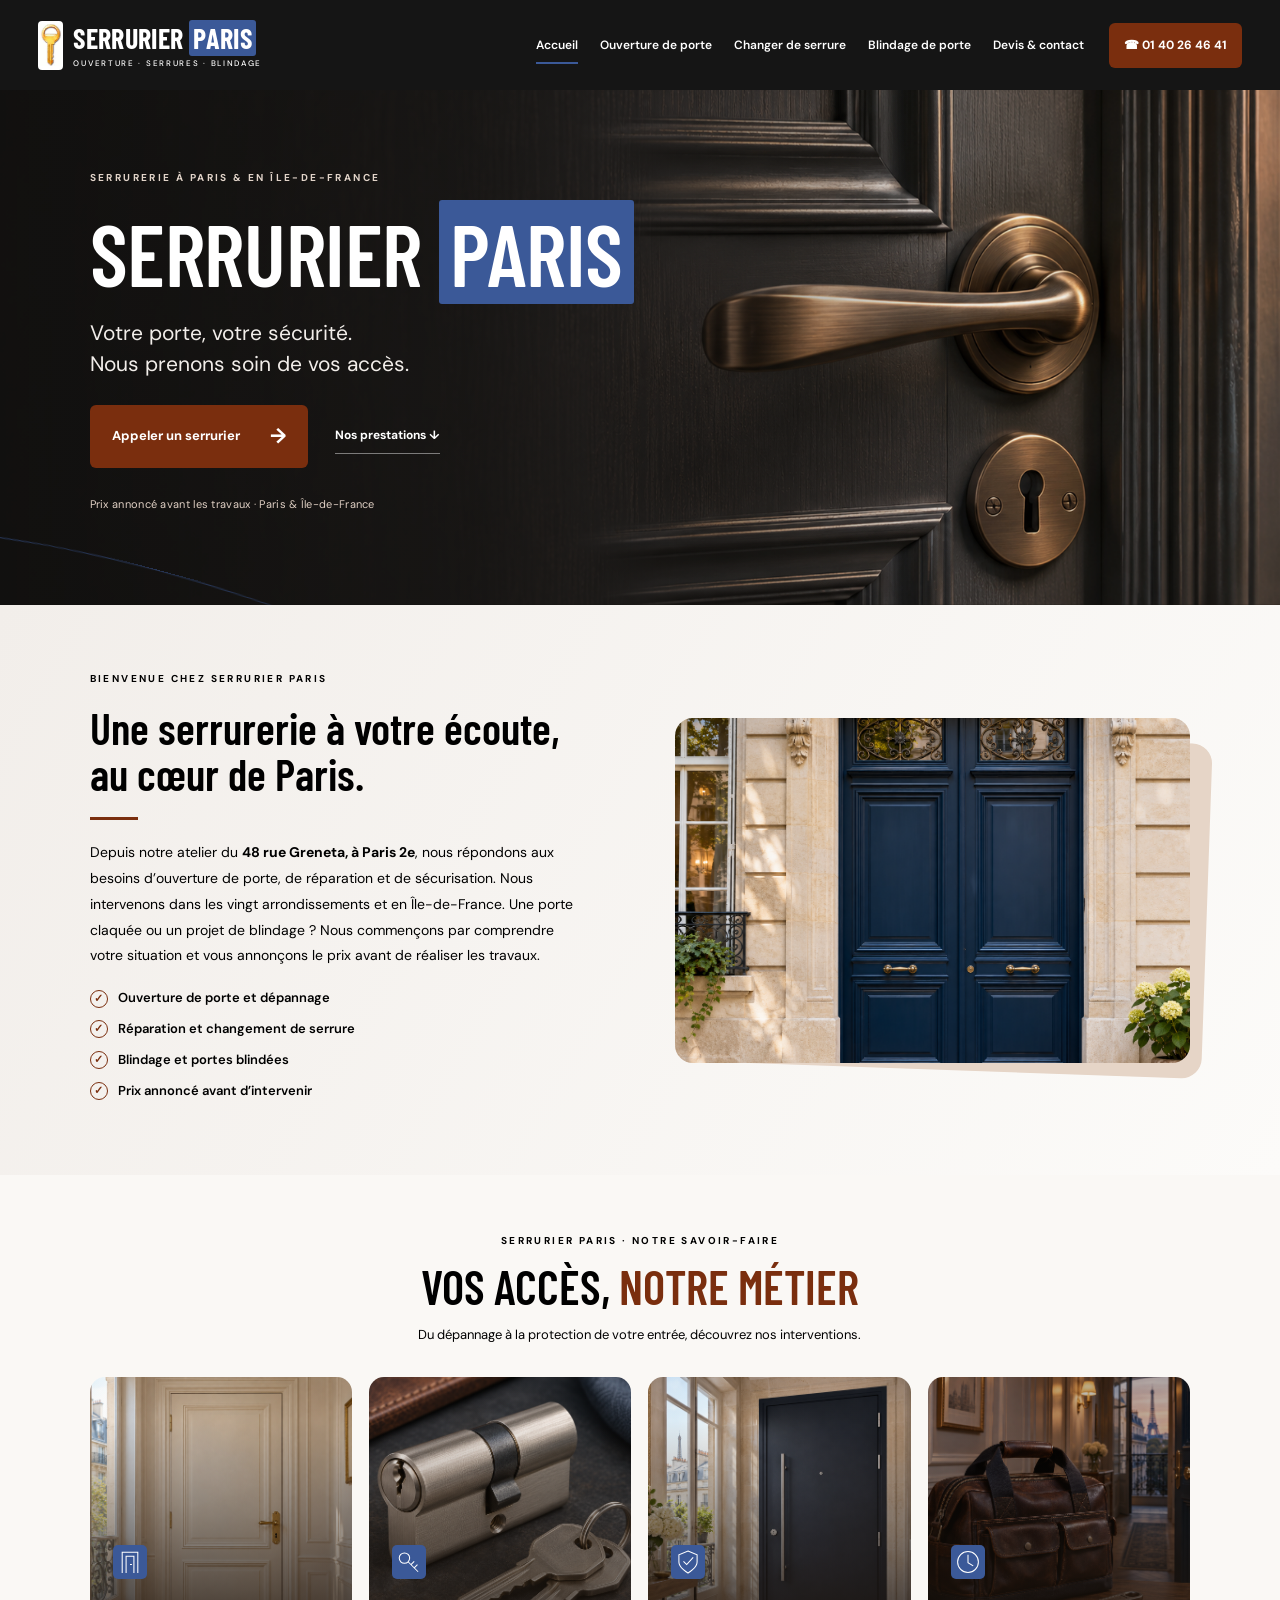
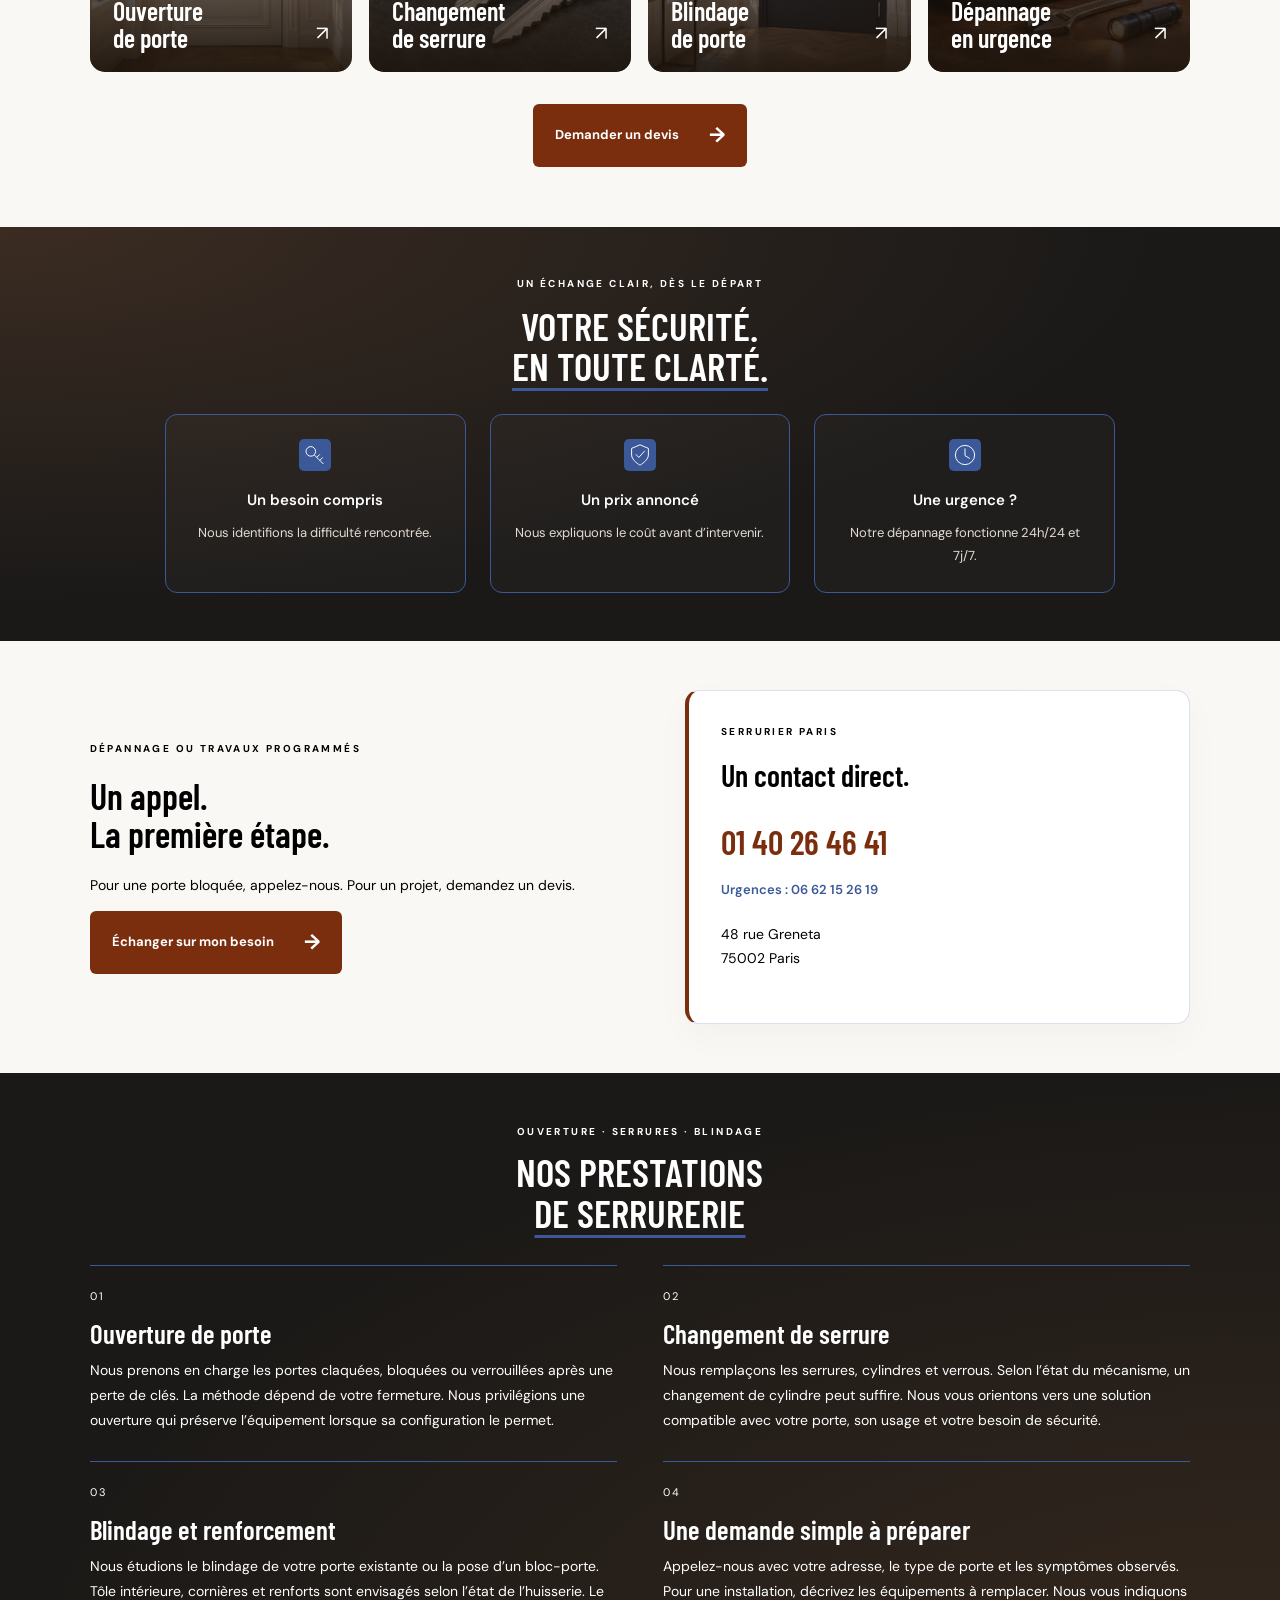
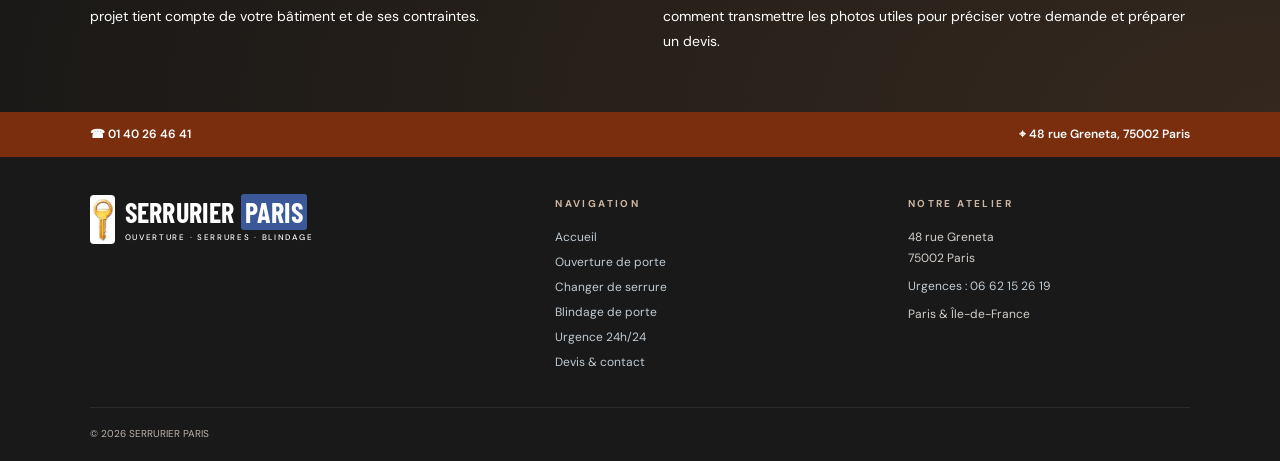
<file: index.html>
<!doctype html><html lang="fr"><head><meta charset="utf-8"><meta name="viewport" content="width=device-width,initial-scale=1"><title>Serrurier Paris — Ouverture, serrures et blindage</title><meta name="description" content="Votre porte, votre sécurité. Nous prenons soin de vos accès."><link rel="icon" href="logo.svg"><link rel="stylesheet" href="style.css"><link rel="stylesheet" href="theme.css"><script src="script.js" defer></script></head><body><header><div class="navwrap"><a class="brand" href="index.html" aria-label="Serrurier Paris, accueil"><img class="brand-key" src="assets/cle-logo.gif" alt="" width="40" height="79"><span>SERRURIER <b>PARIS</b><small>OUVERTURE · SERRURES · BLINDAGE</small></span></a><button class="menutoggle" aria-label="Ouvrir le menu" aria-expanded="false">☰</button><nav aria-label="Navigation principale"><a href="index.html" aria-current="page">Accueil</a><a href="ouverture-porte.html" >Ouverture de porte</a><a href="changement-serrure.html" >Changer de serrure</a><a href="blindage-porte.html" >Blindage de porte</a><a href="contact.html" >Devis & contact</a></nav><a class="button navcta" href="tel:+33140264641">☎ 01 40 26 46 41</a></div></header><main><section class="hero "><img class="hero-photo" src="assets/porte-detail.png" alt="Détail illustratif d’une porte et de sa poignée" fetchpriority="high"><div class="hero-shade"></div><div class="wrap herocontent"><span class="eyebrow">SERRURERIE À PARIS & EN ÎLE-DE-FRANCE</span><h1>SERRURIER <em>PARIS</em></h1><p>Votre porte, votre sécurité.<br>Nous prenons soin de vos accès.</p><div class="heroactions"><a class="button" href="tel:+33662152619">Appeler un serrurier <span>→</span></a><a class="hero-secondary" href="#prestations">Nos prestations ↓</a></div><span class="hero-note">Prix annoncé avant les travaux · Paris & Île-de-France</span></div><div class="heroarc"></div></section><section class="intro"><div class="wrap introgrid"><div class="reveal"><span class="eyebrow">BIENVENUE CHEZ SERRURIER PARIS</span><h2>Une serrurerie à votre écoute,<br>au cœur de Paris.</h2><span class="line"></span><p>Depuis notre atelier du <strong>48 rue Greneta, à Paris 2e</strong>, nous répondons aux besoins d’ouverture de porte, de réparation et de sécurisation. Nous intervenons dans les vingt arrondissements et en Île-de-France. Une porte claquée ou un projet de blindage ? Nous commençons par comprendre votre situation et vous annonçons le prix avant de réaliser les travaux.</p><ul class="checklist"><li>Ouverture de porte et dépannage</li><li>Réparation et changement de serrure</li><li>Blindage et portes blindées</li><li>Prix annoncé avant d’intervenir</li></ul></div><figure class="reveal"><img src="assets/entree-paris.png" alt="Illustration d’une entrée d’immeuble parisien" loading="lazy"></figure></div></section><section class="services wrap reveal" id="prestations"><div class="sectionhead"><span class="eyebrow">SERRURIER PARIS · NOTRE SAVOIR-FAIRE</span><h2>VOS ACCÈS, <em>NOTRE MÉTIER</em></h2><p>Du dépannage à la protection de votre entrée, découvrez nos interventions.</p></div><div class="cards"><a class="servicecard card-0" href="ouverture-porte.html"><img src="assets/ouverture.png" alt="Illustration : porte à ouvrir" loading="lazy"><div><svg viewBox="0 0 40 40" fill="none" stroke="currentColor" stroke-width="1.6" aria-hidden="true"><path d="M8 37V5h24v32M14 37V11h12v26M23 24h-3"/></svg><h3>Ouverture<br>de porte</h3><span class="cardarrow">↗</span></div></a><a class="servicecard card-1" href="changement-serrure.html"><img src="assets/serrure.png" alt="Illustration : cylindre et clés" loading="lazy"><div><svg viewBox="0 0 40 40" fill="none" stroke="currentColor" stroke-width="1.6" aria-hidden="true"><circle cx="13" cy="14" r="8"/><path d="m19 20 15 15m-6-6 5-5m-10 0 5-5"/></svg><h3>Changement<br>de serrure</h3><span class="cardarrow">↗</span></div></a><a class="servicecard card-2" href="blindage-porte.html"><img src="assets/blindage.png" alt="Illustration : porte renforcée" loading="lazy"><div><svg viewBox="0 0 40 40" fill="none" stroke="currentColor" stroke-width="1.6" aria-hidden="true"><path d="m20 3 14 6v11c0 9-14 17-14 17S6 29 6 20V9z"/><path d="m13 19 5 5 10-11"/></svg><h3>Blindage<br>de porte</h3><span class="cardarrow">↗</span></div></a><a class="servicecard card-3" href="urgence.html"><img src="assets/urgence.png" alt="Illustration : équipement de dépannage" loading="lazy"><div><svg viewBox="0 0 40 40" fill="none" stroke="currentColor" stroke-width="1.6" aria-hidden="true"><circle cx="20" cy="20" r="16"/><path d="M20 9v12l8 5"/></svg><h3>Dépannage<br>en urgence</h3><span class="cardarrow">↗</span></div></a></div><a class="button" href="contact.html#demande">Demander un devis <span>→</span></a></section><section class="commitment"><div class="wrap"><span class="eyebrow">UN ÉCHANGE CLAIR, DÈS LE DÉPART</span><h2>VOTRE SÉCURITÉ.<br><em>EN TOUTE CLARTÉ.</em></h2><div class="commitgrid"><div><svg viewBox="0 0 40 40" fill="none" stroke="currentColor" stroke-width="1.6" aria-hidden="true"><circle cx="13" cy="14" r="8"/><path d="m19 20 15 15m-6-6 5-5m-10 0 5-5"/></svg><h3>Un besoin compris</h3><p>Nous identifions la difficulté rencontrée.</p></div><div><svg viewBox="0 0 40 40" fill="none" stroke="currentColor" stroke-width="1.6" aria-hidden="true"><path d="m20 3 14 6v11c0 9-14 17-14 17S6 29 6 20V9z"/><path d="m13 19 5 5 10-11"/></svg><h3>Un prix annoncé</h3><p>Nous expliquons le coût avant d’intervenir.</p></div><div><svg viewBox="0 0 40 40" fill="none" stroke="currentColor" stroke-width="1.6" aria-hidden="true"><circle cx="20" cy="20" r="16"/><path d="M20 9v12l8 5"/></svg><h3>Une urgence ?</h3><p>Notre dépannage fonctionne 24h/24 et 7j/7.</p></div></div></div></section><section class="appointment wrap reveal"><div><span class="eyebrow">DÉPANNAGE OU TRAVAUX PROGRAMMÉS</span><h2>Un appel.<br>La première étape.</h2><p>Pour une porte bloquée, appelez-nous. Pour un projet, demandez un devis.</p><a class="button" href="contact.html#demande">Échanger sur mon besoin <span>→</span></a></div><aside class="contact-panel reveal"><span class="eyebrow">SERRURIER PARIS</span><h3>Un contact direct.</h3><a class="panel-phone" href="tel:+33140264641">01 40 26 46 41</a><a class="panel-emergency" href="tel:+33662152619">Urgences : 06 62 15 26 19</a><address>48 rue Greneta<br>75002 Paris</address></aside></section><section class="details dark"><div class="wrap"><div class="sectionhead"><span class="eyebrow">OUVERTURE · SERRURES · BLINDAGE</span><h2>NOS PRESTATIONS<br><em>DE SERRURERIE</em></h2></div><div class="detailgrid"><article class="reveal"><span class="detailnum">01</span><h3>Ouverture de porte</h3><p>Nous prenons en charge les portes claquées, bloquées ou verrouillées après une perte de clés. La méthode dépend de votre fermeture. Nous privilégions une ouverture qui préserve l’équipement lorsque sa configuration le permet.</p></article><article class="reveal"><span class="detailnum">02</span><h3>Changement de serrure</h3><p>Nous remplaçons les serrures, cylindres et verrous. Selon l’état du mécanisme, un changement de cylindre peut suffire. Nous vous orientons vers une solution compatible avec votre porte, son usage et votre besoin de sécurité.</p></article><article class="reveal"><span class="detailnum">03</span><h3>Blindage et renforcement</h3><p>Nous étudions le blindage de votre porte existante ou la pose d’un bloc-porte. Tôle intérieure, cornières et renforts sont envisagés selon l’état de l’huisserie. Le projet tient compte de votre bâtiment et de ses contraintes.</p></article><article class="reveal"><span class="detailnum">04</span><h3>Une demande simple à préparer</h3><p>Appelez-nous avec votre adresse, le type de porte et les symptômes observés. Pour une installation, décrivez les équipements à remplacer. Nous vous indiquons comment transmettre les photos utiles pour préciser votre demande et préparer un devis.</p></article></div></div></section></main><div class="contactbar"><div class="wrap"><a href="tel:+33140264641">☎ 01 40 26 46 41</a><a href="https://www.google.com/maps/search/?api=1&query=48+rue+Greneta+75002+Paris" target="_blank" rel="noopener">⌖ 48 rue Greneta, 75002 Paris</a></div></div><footer><div class="wrap footergrid"><a class="brand" href="index.html" aria-label="Serrurier Paris, accueil"><img class="brand-key" src="assets/cle-logo.gif" alt="" width="40" height="79"><span>SERRURIER <b>PARIS</b><small>OUVERTURE · SERRURES · BLINDAGE</small></span></a><div><span class="eyebrow">NAVIGATION</span><a href="index.html">Accueil</a><a href="ouverture-porte.html">Ouverture de porte</a><a href="changement-serrure.html">Changer de serrure</a><a href="blindage-porte.html">Blindage de porte</a><a href="urgence.html">Urgence 24h/24</a><a href="contact.html">Devis & contact</a></div><div><span class="eyebrow">NOTRE ATELIER</span><p>48 rue Greneta<br>75002 Paris</p><a href="tel:+33662152619">Urgences : 06 62 15 26 19</a><p>Paris & Île-de-France</p></div></div><div class="wrap footbottom"><span>© 2026 SERRURIER PARIS</span></div></footer><a class="mobile-call" href="tel:+33140264641">☎ Appeler le 01 40 26 46 41</a></body></html>
</file>
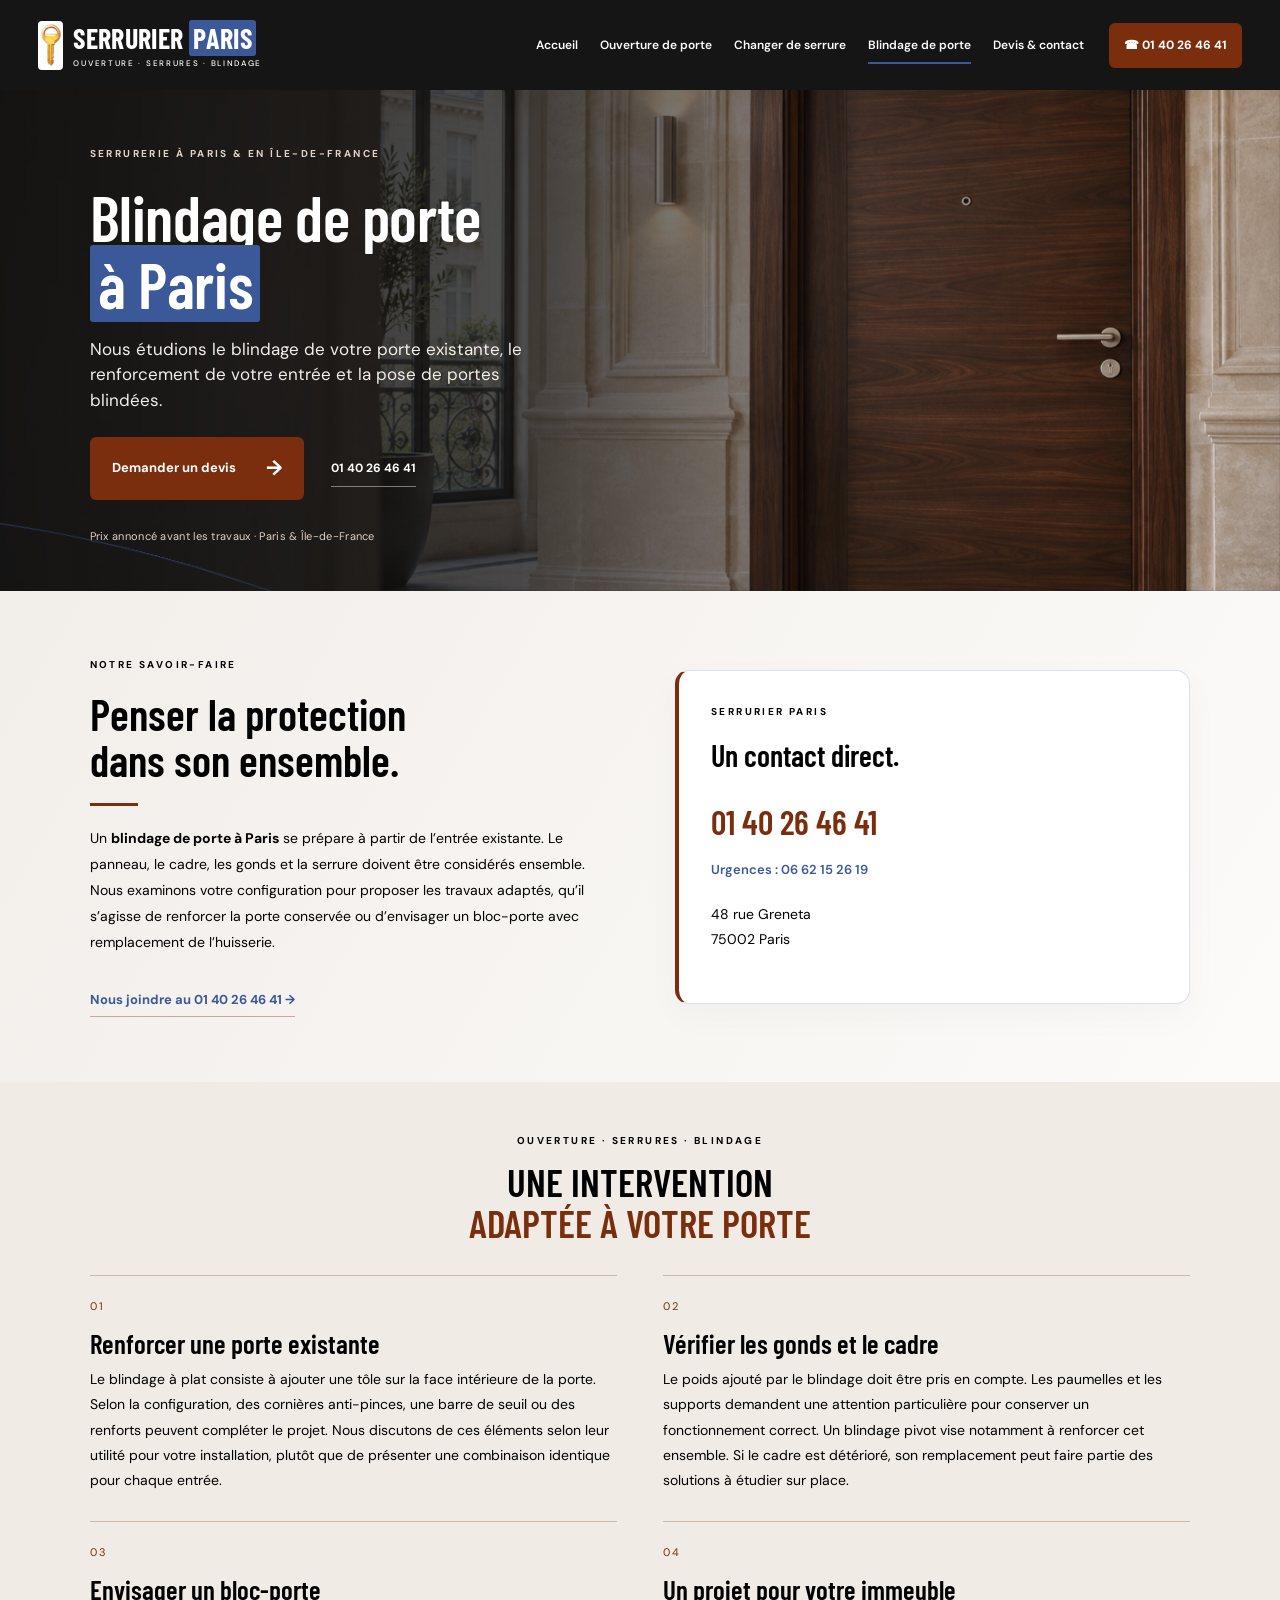
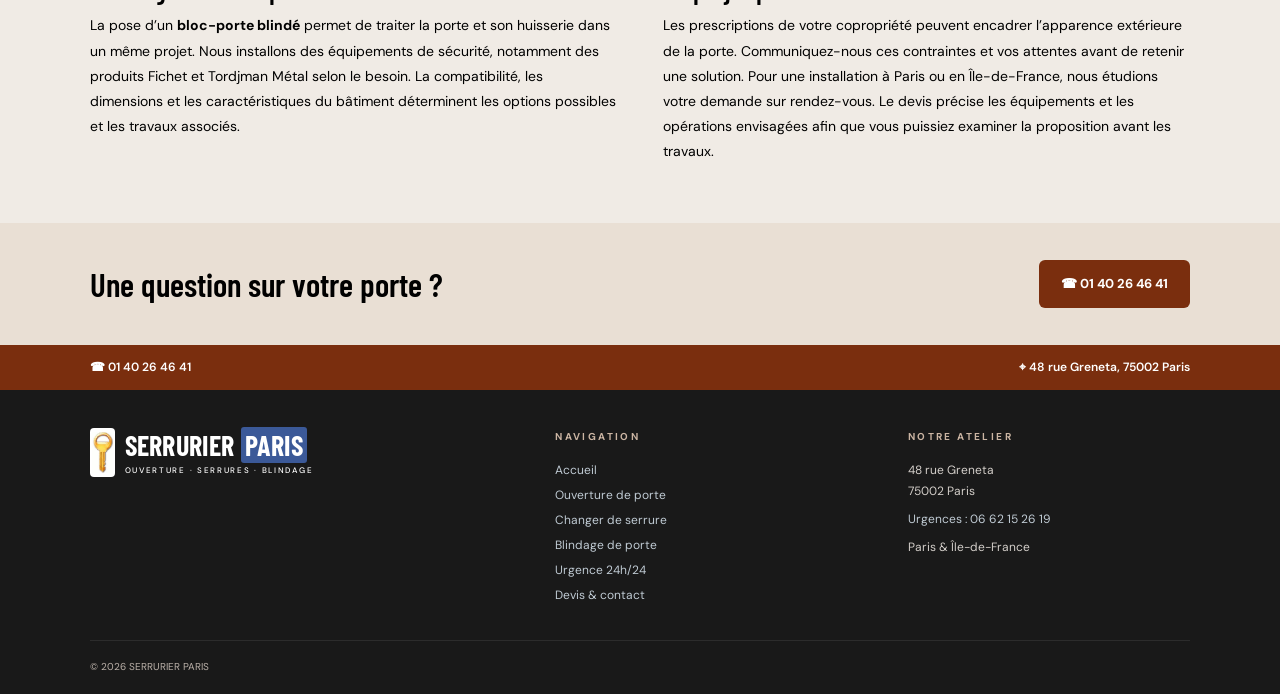
<file: blindage-porte.html>
<!doctype html><html lang="fr"><head><meta charset="utf-8"><meta name="viewport" content="width=device-width,initial-scale=1"><title>Blindage de porte à Paris | Serrurier Paris</title><meta name="description" content="Nous étudions le blindage de votre porte existante, le renforcement de votre entrée et la pose de portes blindées."><link rel="icon" href="logo.svg"><link rel="stylesheet" href="style.css"><link rel="stylesheet" href="theme.css"><script src="script.js" defer></script></head><body><header><div class="navwrap"><a class="brand" href="index.html" aria-label="Serrurier Paris, accueil"><img class="brand-key" src="assets/cle-logo.gif" alt="" width="40" height="79"><span>SERRURIER <b>PARIS</b><small>OUVERTURE · SERRURES · BLINDAGE</small></span></a><button class="menutoggle" aria-label="Ouvrir le menu" aria-expanded="false">☰</button><nav aria-label="Navigation principale"><a href="index.html" >Accueil</a><a href="ouverture-porte.html" >Ouverture de porte</a><a href="changement-serrure.html" >Changer de serrure</a><a href="blindage-porte.html" aria-current="page">Blindage de porte</a><a href="contact.html" >Devis & contact</a></nav><a class="button navcta" href="tel:+33140264641">☎ 01 40 26 46 41</a></div></header><main><section class="hero innerhero"><img class="hero-photo" src="assets/blindage-hero.png" alt="Porte renforcée et son huisserie" fetchpriority="high"><div class="hero-shade"></div><div class="wrap herocontent"><span class="eyebrow">SERRURERIE À PARIS & EN ÎLE-DE-FRANCE</span><h1>Blindage de porte<br><em>à Paris</em></h1><p>Nous étudions le blindage de votre porte existante, le renforcement de votre entrée et la pose de portes blindées.</p><div class="heroactions"><a class="button" href="contact.html#demande">Demander un devis <span>→</span></a><a class="hero-secondary" href="tel:+33140264641">01 40 26 46 41</a></div><span class="hero-note">Prix annoncé avant les travaux · Paris & Île-de-France</span></div><div class="heroarc"></div></section><section class="intro"><div class="wrap introgrid"><div class="reveal"><span class="eyebrow">NOTRE SAVOIR-FAIRE</span><h2>Penser la protection<br>dans son ensemble.</h2><span class="line"></span><p>Un <strong>blindage de porte à Paris</strong> se prépare à partir de l’entrée existante. Le panneau, le cadre, les gonds et la serrure doivent être considérés ensemble. Nous examinons votre configuration pour proposer les travaux adaptés, qu’il s’agisse de renforcer la porte conservée ou d’envisager un bloc-porte avec remplacement de l’huisserie.</p><a class="textlink" href="tel:+33140264641">Nous joindre au 01 40 26 46 41 →</a></div><aside class="contact-panel reveal"><span class="eyebrow">SERRURIER PARIS</span><h3>Un contact direct.</h3><a class="panel-phone" href="tel:+33140264641">01 40 26 46 41</a><a class="panel-emergency" href="tel:+33662152619">Urgences : 06 62 15 26 19</a><address>48 rue Greneta<br>75002 Paris</address></aside></div></section><section class="details "><div class="wrap"><div class="sectionhead"><span class="eyebrow">OUVERTURE · SERRURES · BLINDAGE</span><h2>UNE INTERVENTION<br><em>ADAPTÉE À VOTRE PORTE</em></h2></div><div class="detailgrid"><article class="reveal"><span class="detailnum">01</span><h3>Renforcer une porte existante</h3><p>Le blindage à plat consiste à ajouter une tôle sur la face intérieure de la porte. Selon la configuration, des cornières anti-pinces, une barre de seuil ou des renforts peuvent compléter le projet. Nous discutons de ces éléments selon leur utilité pour votre installation, plutôt que de présenter une combinaison identique pour chaque entrée.</p></article><article class="reveal"><span class="detailnum">02</span><h3>Vérifier les gonds et le cadre</h3><p>Le poids ajouté par le blindage doit être pris en compte. Les paumelles et les supports demandent une attention particulière pour conserver un fonctionnement correct. Un blindage pivot vise notamment à renforcer cet ensemble. Si le cadre est détérioré, son remplacement peut faire partie des solutions à étudier sur place.</p></article><article class="reveal"><span class="detailnum">03</span><h3>Envisager un bloc-porte</h3><p>La pose d’un <strong>bloc-porte blindé</strong> permet de traiter la porte et son huisserie dans un même projet. Nous installons des équipements de sécurité, notamment des produits Fichet et Tordjman Métal selon le besoin. La compatibilité, les dimensions et les caractéristiques du bâtiment déterminent les options possibles et les travaux associés.</p></article><article class="reveal"><span class="detailnum">04</span><h3>Un projet pour votre immeuble</h3><p>Les prescriptions de votre copropriété peuvent encadrer l’apparence extérieure de la porte. Communiquez-nous ces contraintes et vos attentes avant de retenir une solution. Pour une installation à Paris ou en Île-de-France, nous étudions votre demande sur rendez-vous. Le devis précise les équipements et les opérations envisagées afin que vous puissiez examiner la proposition avant les travaux.</p></article></div></div></section><section class="cta"><div class="wrap"><h2>Une question sur votre porte ?</h2><a class="button" href="tel:+33140264641">☎ 01 40 26 46 41</a></div></section></main><div class="contactbar"><div class="wrap"><a href="tel:+33140264641">☎ 01 40 26 46 41</a><a href="https://www.google.com/maps/search/?api=1&query=48+rue+Greneta+75002+Paris" target="_blank" rel="noopener">⌖ 48 rue Greneta, 75002 Paris</a></div></div><footer><div class="wrap footergrid"><a class="brand" href="index.html" aria-label="Serrurier Paris, accueil"><img class="brand-key" src="assets/cle-logo.gif" alt="" width="40" height="79"><span>SERRURIER <b>PARIS</b><small>OUVERTURE · SERRURES · BLINDAGE</small></span></a><div><span class="eyebrow">NAVIGATION</span><a href="index.html">Accueil</a><a href="ouverture-porte.html">Ouverture de porte</a><a href="changement-serrure.html">Changer de serrure</a><a href="blindage-porte.html">Blindage de porte</a><a href="urgence.html">Urgence 24h/24</a><a href="contact.html">Devis & contact</a></div><div><span class="eyebrow">NOTRE ATELIER</span><p>48 rue Greneta<br>75002 Paris</p><a href="tel:+33662152619">Urgences : 06 62 15 26 19</a><p>Paris & Île-de-France</p></div></div><div class="wrap footbottom"><span>© 2026 SERRURIER PARIS</span></div></footer><a class="mobile-call" href="tel:+33140264641">☎ Appeler le 01 40 26 46 41</a></body></html>
</file>
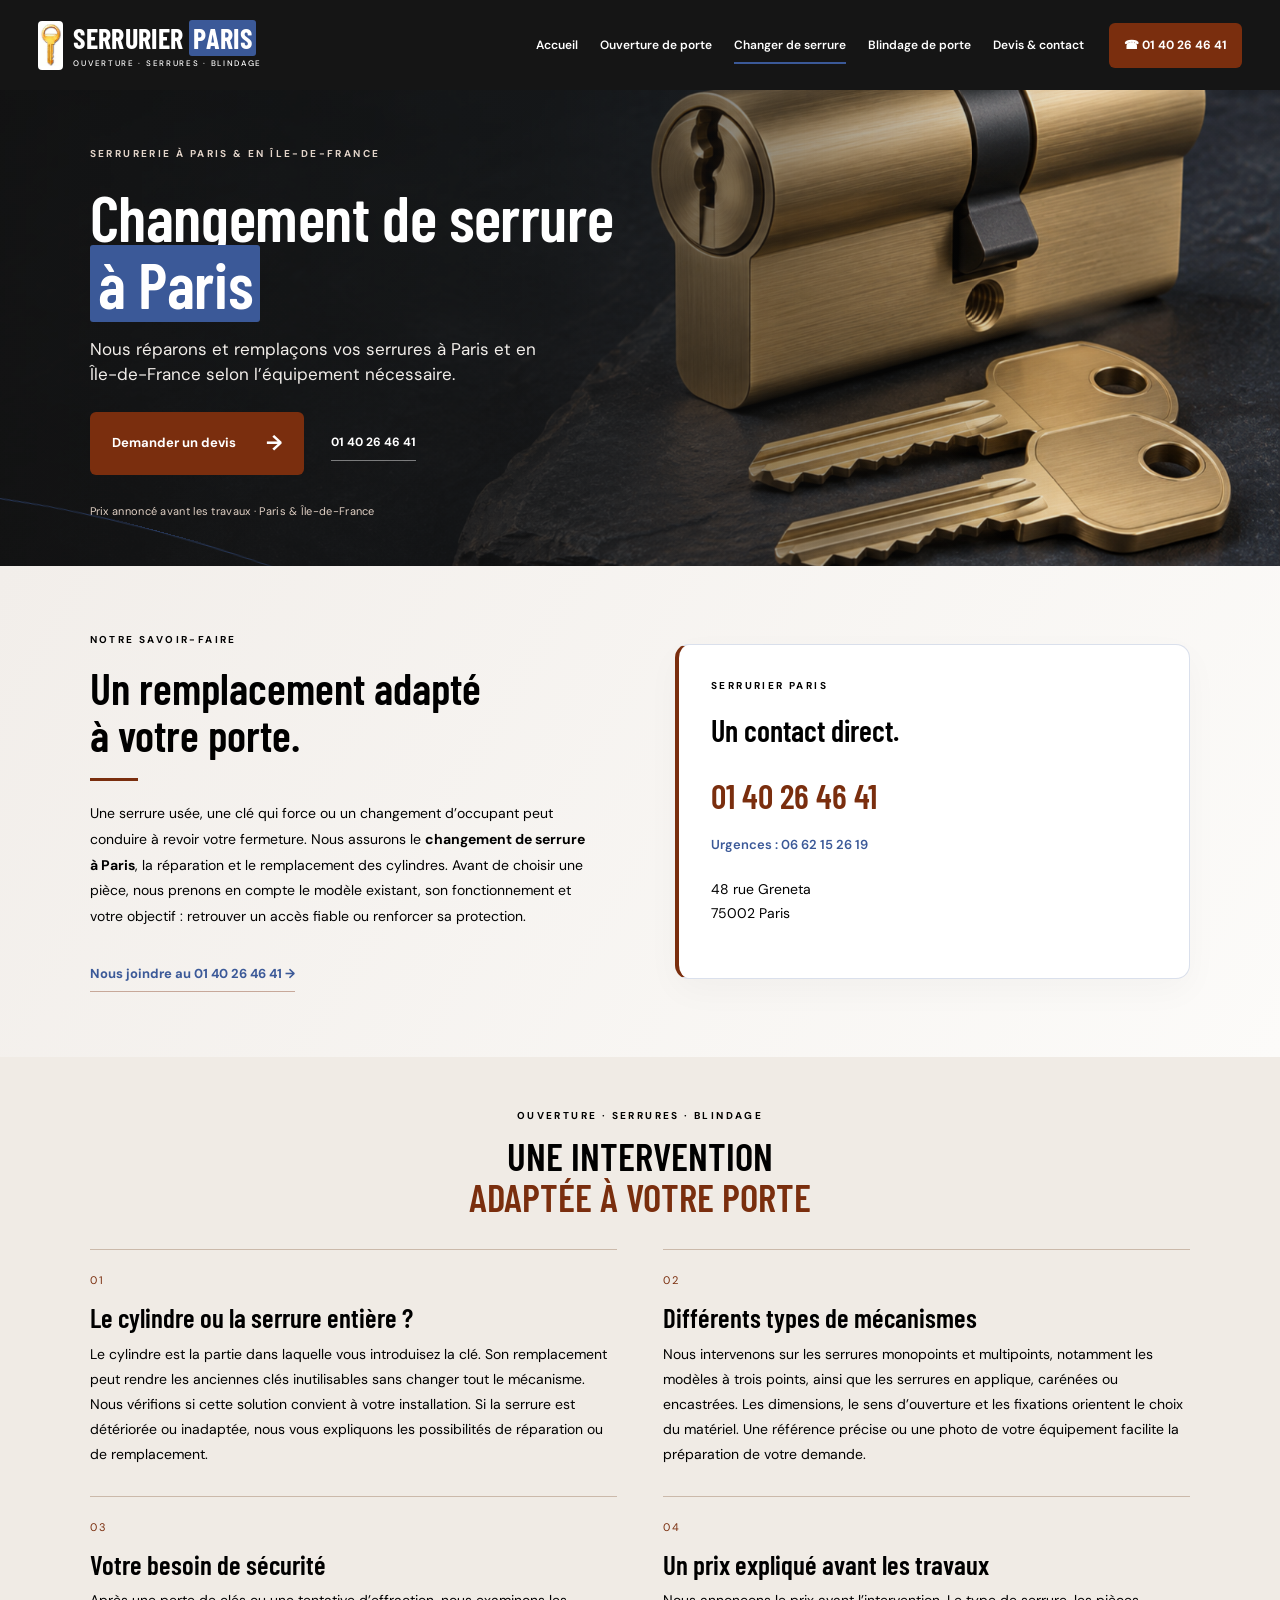
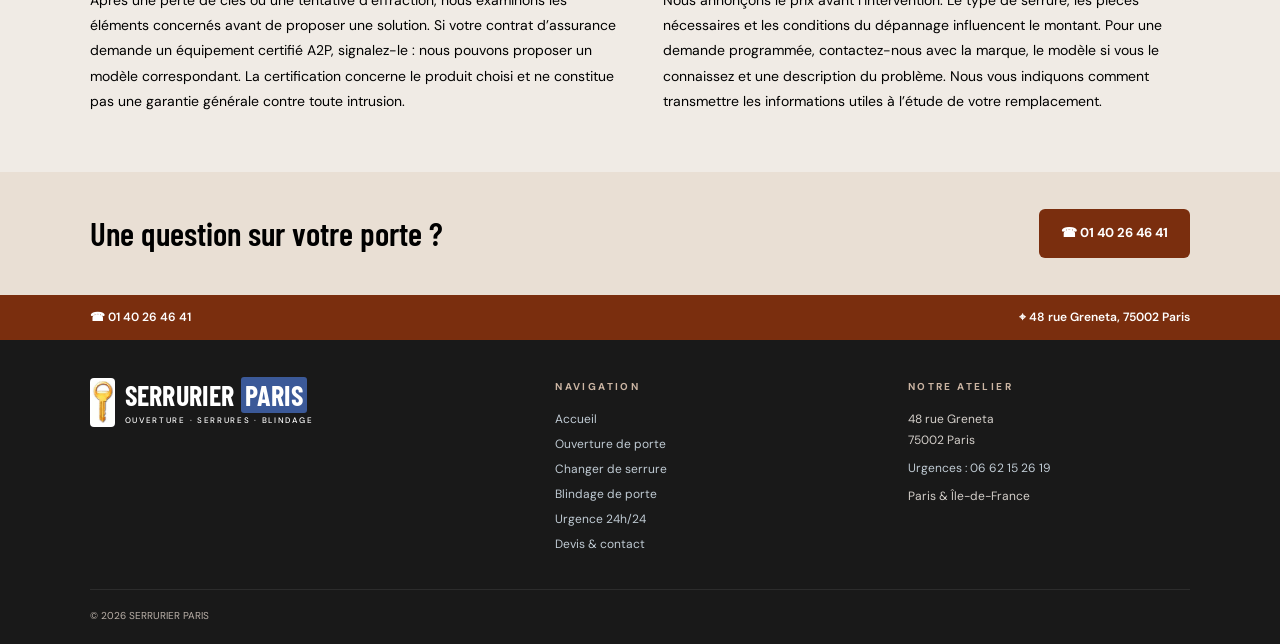
<file: changement-serrure.html>
<!doctype html><html lang="fr"><head><meta charset="utf-8"><meta name="viewport" content="width=device-width,initial-scale=1"><title>Changer de serrure à Paris | Serrurier Paris</title><meta name="description" content="Nous réparons et remplaçons vos serrures à Paris et en Île-de-France selon l’équipement nécessaire."><link rel="icon" href="logo.svg"><link rel="stylesheet" href="style.css"><link rel="stylesheet" href="theme.css"><script src="script.js" defer></script></head><body><header><div class="navwrap"><a class="brand" href="index.html" aria-label="Serrurier Paris, accueil"><img class="brand-key" src="assets/cle-logo.gif" alt="" width="40" height="79"><span>SERRURIER <b>PARIS</b><small>OUVERTURE · SERRURES · BLINDAGE</small></span></a><button class="menutoggle" aria-label="Ouvrir le menu" aria-expanded="false">☰</button><nav aria-label="Navigation principale"><a href="index.html" >Accueil</a><a href="ouverture-porte.html" >Ouverture de porte</a><a href="changement-serrure.html" aria-current="page">Changer de serrure</a><a href="blindage-porte.html" >Blindage de porte</a><a href="contact.html" >Devis & contact</a></nav><a class="button navcta" href="tel:+33140264641">☎ 01 40 26 46 41</a></div></header><main><section class="hero innerhero"><img class="hero-photo" src="assets/serrure-hero.png" alt="Cylindre de serrure et clés" fetchpriority="high"><div class="hero-shade"></div><div class="wrap herocontent"><span class="eyebrow">SERRURERIE À PARIS & EN ÎLE-DE-FRANCE</span><h1>Changement de serrure<br><em>à Paris</em></h1><p>Nous réparons et remplaçons vos serrures à Paris et en Île-de-France selon l’équipement nécessaire.</p><div class="heroactions"><a class="button" href="contact.html#demande">Demander un devis <span>→</span></a><a class="hero-secondary" href="tel:+33140264641">01 40 26 46 41</a></div><span class="hero-note">Prix annoncé avant les travaux · Paris & Île-de-France</span></div><div class="heroarc"></div></section><section class="intro"><div class="wrap introgrid"><div class="reveal"><span class="eyebrow">NOTRE SAVOIR-FAIRE</span><h2>Un remplacement adapté<br>à votre porte.</h2><span class="line"></span><p>Une serrure usée, une clé qui force ou un changement d’occupant peut conduire à revoir votre fermeture. Nous assurons le <strong>changement de serrure à Paris</strong>, la réparation et le remplacement des cylindres. Avant de choisir une pièce, nous prenons en compte le modèle existant, son fonctionnement et votre objectif : retrouver un accès fiable ou renforcer sa protection.</p><a class="textlink" href="tel:+33140264641">Nous joindre au 01 40 26 46 41 →</a></div><aside class="contact-panel reveal"><span class="eyebrow">SERRURIER PARIS</span><h3>Un contact direct.</h3><a class="panel-phone" href="tel:+33140264641">01 40 26 46 41</a><a class="panel-emergency" href="tel:+33662152619">Urgences : 06 62 15 26 19</a><address>48 rue Greneta<br>75002 Paris</address></aside></div></section><section class="details "><div class="wrap"><div class="sectionhead"><span class="eyebrow">OUVERTURE · SERRURES · BLINDAGE</span><h2>UNE INTERVENTION<br><em>ADAPTÉE À VOTRE PORTE</em></h2></div><div class="detailgrid"><article class="reveal"><span class="detailnum">01</span><h3>Le cylindre ou la serrure entière ?</h3><p>Le cylindre est la partie dans laquelle vous introduisez la clé. Son remplacement peut rendre les anciennes clés inutilisables sans changer tout le mécanisme. Nous vérifions si cette solution convient à votre installation. Si la serrure est détériorée ou inadaptée, nous vous expliquons les possibilités de réparation ou de remplacement.</p></article><article class="reveal"><span class="detailnum">02</span><h3>Différents types de mécanismes</h3><p>Nous intervenons sur les serrures monopoints et multipoints, notamment les modèles à trois points, ainsi que les serrures en applique, carénées ou encastrées. Les dimensions, le sens d’ouverture et les fixations orientent le choix du matériel. Une référence précise ou une photo de votre équipement facilite la préparation de votre demande.</p></article><article class="reveal"><span class="detailnum">03</span><h3>Votre besoin de sécurité</h3><p>Après une perte de clés ou une tentative d’effraction, nous examinons les éléments concernés avant de proposer une solution. Si votre contrat d’assurance demande un équipement certifié A2P, signalez-le : nous pouvons proposer un modèle correspondant. La certification concerne le produit choisi et ne constitue pas une garantie générale contre toute intrusion.</p></article><article class="reveal"><span class="detailnum">04</span><h3>Un prix expliqué avant les travaux</h3><p>Nous annonçons le prix avant l’intervention. Le type de serrure, les pièces nécessaires et les conditions du dépannage influencent le montant. Pour une demande programmée, contactez-nous avec la marque, le modèle si vous le connaissez et une description du problème. Nous vous indiquons comment transmettre les informations utiles à l’étude de votre remplacement.</p></article></div></div></section><section class="cta"><div class="wrap"><h2>Une question sur votre porte ?</h2><a class="button" href="tel:+33140264641">☎ 01 40 26 46 41</a></div></section></main><div class="contactbar"><div class="wrap"><a href="tel:+33140264641">☎ 01 40 26 46 41</a><a href="https://www.google.com/maps/search/?api=1&query=48+rue+Greneta+75002+Paris" target="_blank" rel="noopener">⌖ 48 rue Greneta, 75002 Paris</a></div></div><footer><div class="wrap footergrid"><a class="brand" href="index.html" aria-label="Serrurier Paris, accueil"><img class="brand-key" src="assets/cle-logo.gif" alt="" width="40" height="79"><span>SERRURIER <b>PARIS</b><small>OUVERTURE · SERRURES · BLINDAGE</small></span></a><div><span class="eyebrow">NAVIGATION</span><a href="index.html">Accueil</a><a href="ouverture-porte.html">Ouverture de porte</a><a href="changement-serrure.html">Changer de serrure</a><a href="blindage-porte.html">Blindage de porte</a><a href="urgence.html">Urgence 24h/24</a><a href="contact.html">Devis & contact</a></div><div><span class="eyebrow">NOTRE ATELIER</span><p>48 rue Greneta<br>75002 Paris</p><a href="tel:+33662152619">Urgences : 06 62 15 26 19</a><p>Paris & Île-de-France</p></div></div><div class="wrap footbottom"><span>© 2026 SERRURIER PARIS</span></div></footer><a class="mobile-call" href="tel:+33140264641">☎ Appeler le 01 40 26 46 41</a></body></html>
</file>
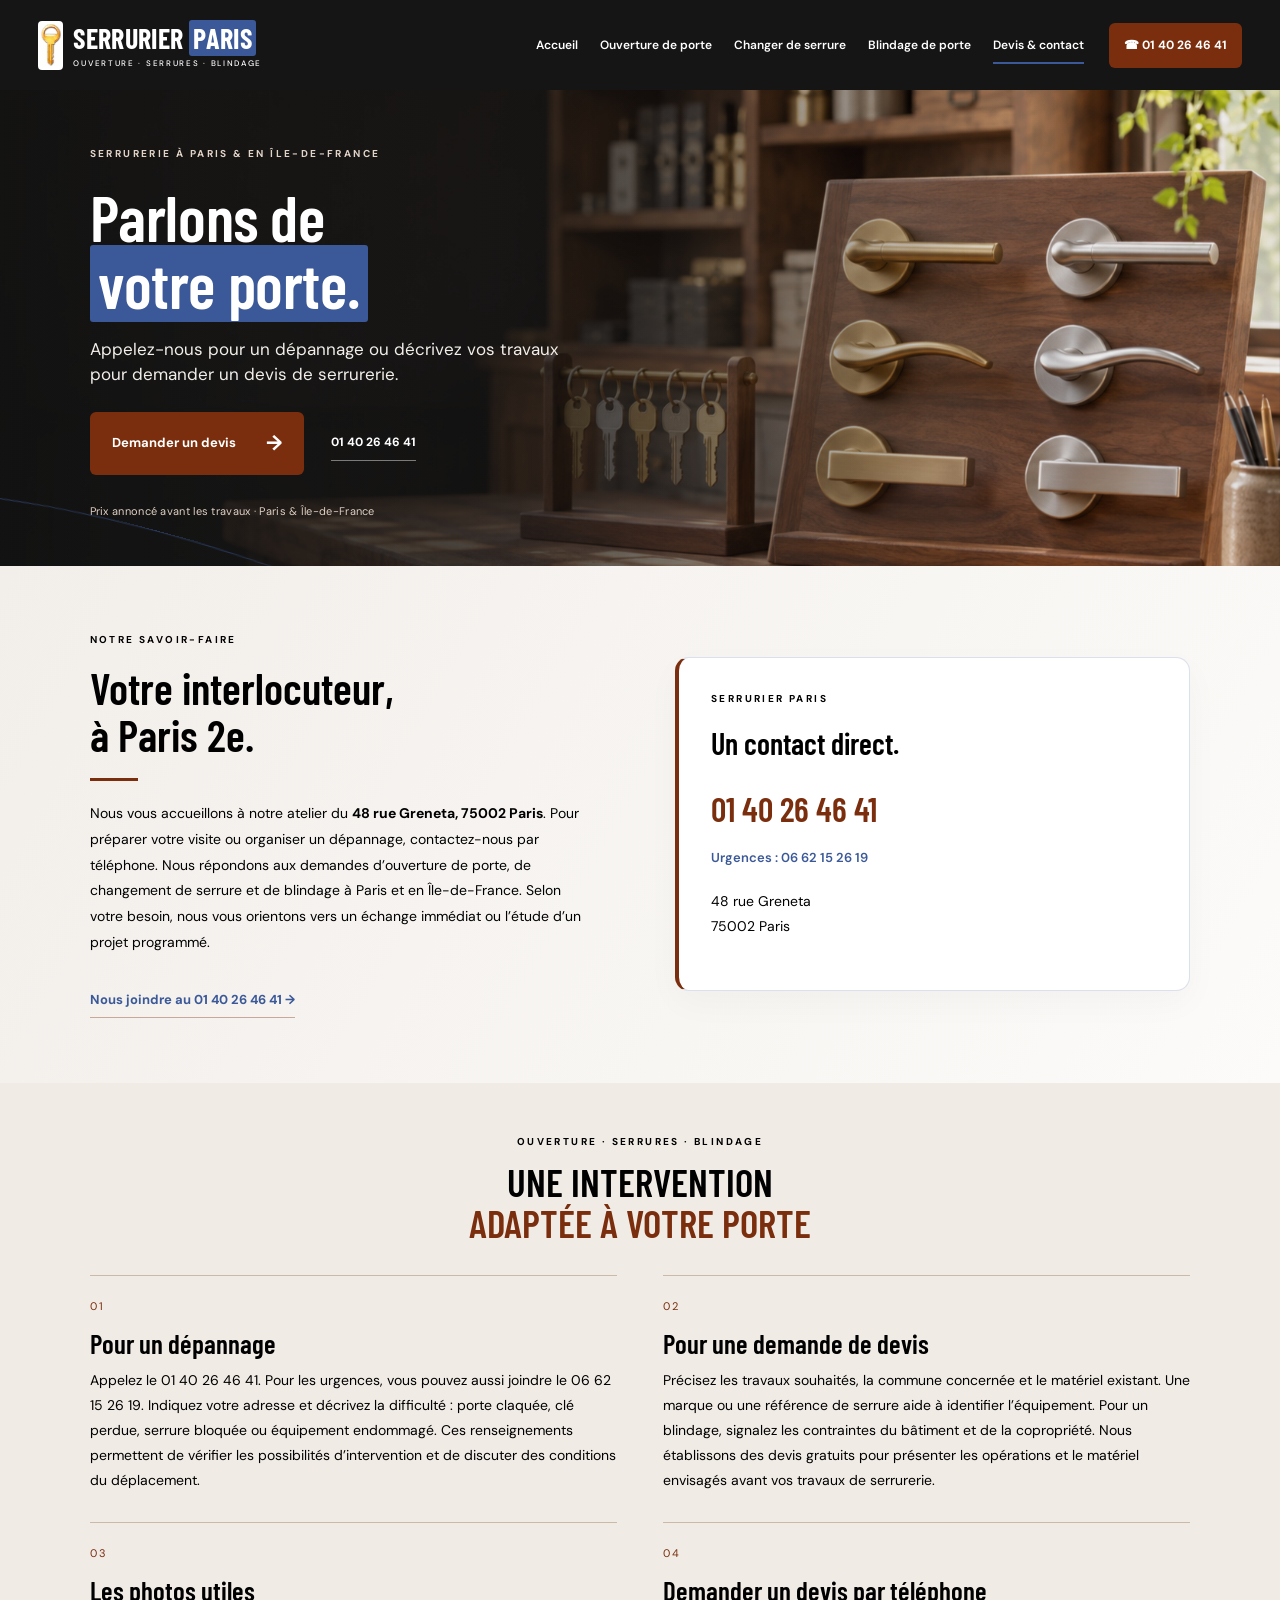
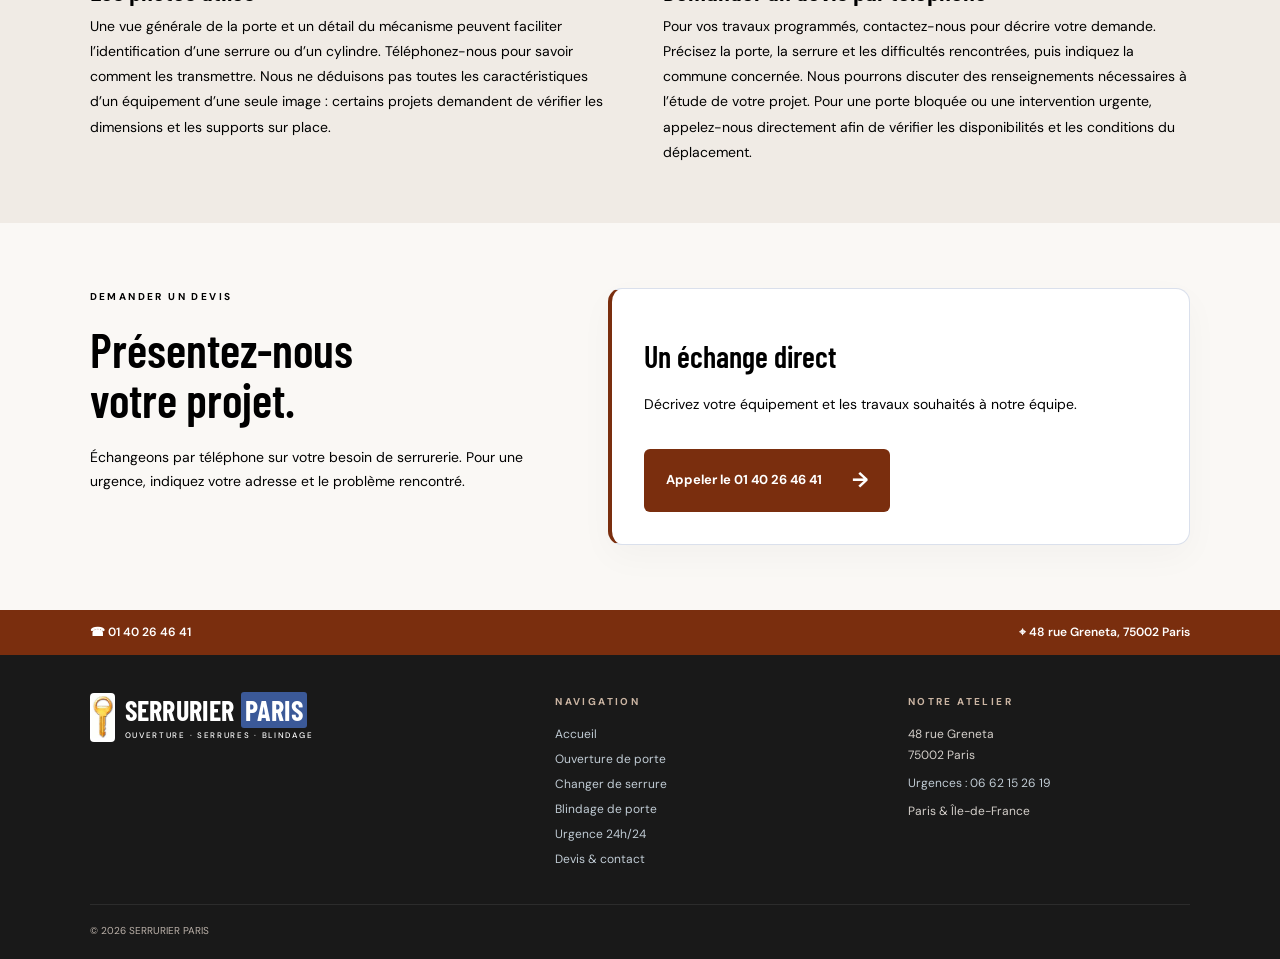
<file: contact.html>
<!doctype html><html lang="fr"><head><meta charset="utf-8"><meta name="viewport" content="width=device-width,initial-scale=1"><title>Devis & contact à Paris | Serrurier Paris</title><meta name="description" content="Appelez-nous pour un dépannage ou décrivez vos travaux pour demander un devis de serrurerie."><link rel="icon" href="logo.svg"><link rel="stylesheet" href="style.css"><link rel="stylesheet" href="theme.css"><script src="script.js" defer></script></head><body><header><div class="navwrap"><a class="brand" href="index.html" aria-label="Serrurier Paris, accueil"><img class="brand-key" src="assets/cle-logo.gif" alt="" width="40" height="79"><span>SERRURIER <b>PARIS</b><small>OUVERTURE · SERRURES · BLINDAGE</small></span></a><button class="menutoggle" aria-label="Ouvrir le menu" aria-expanded="false">☰</button><nav aria-label="Navigation principale"><a href="index.html" >Accueil</a><a href="ouverture-porte.html" >Ouverture de porte</a><a href="changement-serrure.html" >Changer de serrure</a><a href="blindage-porte.html" >Blindage de porte</a><a href="contact.html" aria-current="page">Devis & contact</a></nav><a class="button navcta" href="tel:+33140264641">☎ 01 40 26 46 41</a></div></header><main><section class="hero innerhero"><img class="hero-photo" src="assets/contact-hero.png" alt="Présentation de poignées et de clés dans un atelier illustratif" fetchpriority="high"><div class="hero-shade"></div><div class="wrap herocontent"><span class="eyebrow">SERRURERIE À PARIS & EN ÎLE-DE-FRANCE</span><h1>Parlons de<br><em>votre porte.</em></h1><p>Appelez-nous pour un dépannage ou décrivez vos travaux pour demander un devis de serrurerie.</p><div class="heroactions"><a class="button" href="contact.html#demande">Demander un devis <span>→</span></a><a class="hero-secondary" href="tel:+33140264641">01 40 26 46 41</a></div><span class="hero-note">Prix annoncé avant les travaux · Paris & Île-de-France</span></div><div class="heroarc"></div></section><section class="intro"><div class="wrap introgrid"><div class="reveal"><span class="eyebrow">NOTRE SAVOIR-FAIRE</span><h2>Votre interlocuteur,<br>à Paris 2e.</h2><span class="line"></span><p>Nous vous accueillons à notre atelier du <strong>48 rue Greneta, 75002 Paris</strong>. Pour préparer votre visite ou organiser un dépannage, contactez-nous par téléphone. Nous répondons aux demandes d’ouverture de porte, de changement de serrure et de blindage à Paris et en Île-de-France. Selon votre besoin, nous vous orientons vers un échange immédiat ou l’étude d’un projet programmé.</p><a class="textlink" href="tel:+33140264641">Nous joindre au 01 40 26 46 41 →</a></div><aside class="contact-panel reveal"><span class="eyebrow">SERRURIER PARIS</span><h3>Un contact direct.</h3><a class="panel-phone" href="tel:+33140264641">01 40 26 46 41</a><a class="panel-emergency" href="tel:+33662152619">Urgences : 06 62 15 26 19</a><address>48 rue Greneta<br>75002 Paris</address></aside></div></section><section class="details "><div class="wrap"><div class="sectionhead"><span class="eyebrow">OUVERTURE · SERRURES · BLINDAGE</span><h2>UNE INTERVENTION<br><em>ADAPTÉE À VOTRE PORTE</em></h2></div><div class="detailgrid"><article class="reveal"><span class="detailnum">01</span><h3>Pour un dépannage</h3><p>Appelez le 01 40 26 46 41. Pour les urgences, vous pouvez aussi joindre le 06 62 15 26 19. Indiquez votre adresse et décrivez la difficulté : porte claquée, clé perdue, serrure bloquée ou équipement endommagé. Ces renseignements permettent de vérifier les possibilités d’intervention et de discuter des conditions du déplacement.</p></article><article class="reveal"><span class="detailnum">02</span><h3>Pour une demande de devis</h3><p>Précisez les travaux souhaités, la commune concernée et le matériel existant. Une marque ou une référence de serrure aide à identifier l’équipement. Pour un blindage, signalez les contraintes du bâtiment et de la copropriété. Nous établissons des devis gratuits pour présenter les opérations et le matériel envisagés avant vos travaux de serrurerie.</p></article><article class="reveal"><span class="detailnum">03</span><h3>Les photos utiles</h3><p>Une vue générale de la porte et un détail du mécanisme peuvent faciliter l’identification d’une serrure ou d’un cylindre. Téléphonez-nous pour savoir comment les transmettre. Nous ne déduisons pas toutes les caractéristiques d’un équipement d’une seule image : certains projets demandent de vérifier les dimensions et les supports sur place.</p></article><article class="reveal"><span class="detailnum">04</span><h3>Demander un devis par téléphone</h3><p>Pour vos travaux programmés, contactez-nous pour décrire votre demande. Précisez la porte, la serrure et les difficultés rencontrées, puis indiquez la commune concernée. Nous pourrons discuter des renseignements nécessaires à l’étude de votre projet. Pour une porte bloquée ou une intervention urgente, appelez-nous directement afin de vérifier les disponibilités et les conditions du déplacement.</p></article></div></div></section><section class="request wrap reveal" id="demande"><div><span class="eyebrow">DEMANDER UN DEVIS</span><h2>Présentez-nous<br>votre projet.</h2><p>Échangeons par téléphone sur votre besoin de serrurerie. Pour une urgence, indiquez votre adresse et le problème rencontré.</p></div><div class="contact-panel"><h3>Un échange direct</h3><p>Décrivez votre équipement et les travaux souhaités à notre équipe.</p><a class="button" href="tel:+33140264641">Appeler le 01 40 26 46 41 <span>→</span></a></div></section></main><div class="contactbar"><div class="wrap"><a href="tel:+33140264641">☎ 01 40 26 46 41</a><a href="https://www.google.com/maps/search/?api=1&query=48+rue+Greneta+75002+Paris" target="_blank" rel="noopener">⌖ 48 rue Greneta, 75002 Paris</a></div></div><footer><div class="wrap footergrid"><a class="brand" href="index.html" aria-label="Serrurier Paris, accueil"><img class="brand-key" src="assets/cle-logo.gif" alt="" width="40" height="79"><span>SERRURIER <b>PARIS</b><small>OUVERTURE · SERRURES · BLINDAGE</small></span></a><div><span class="eyebrow">NAVIGATION</span><a href="index.html">Accueil</a><a href="ouverture-porte.html">Ouverture de porte</a><a href="changement-serrure.html">Changer de serrure</a><a href="blindage-porte.html">Blindage de porte</a><a href="urgence.html">Urgence 24h/24</a><a href="contact.html">Devis & contact</a></div><div><span class="eyebrow">NOTRE ATELIER</span><p>48 rue Greneta<br>75002 Paris</p><a href="tel:+33662152619">Urgences : 06 62 15 26 19</a><p>Paris & Île-de-France</p></div></div><div class="wrap footbottom"><span>© 2026 SERRURIER PARIS</span></div></footer><a class="mobile-call" href="tel:+33140264641">☎ Appeler le 01 40 26 46 41</a></body></html>
</file>
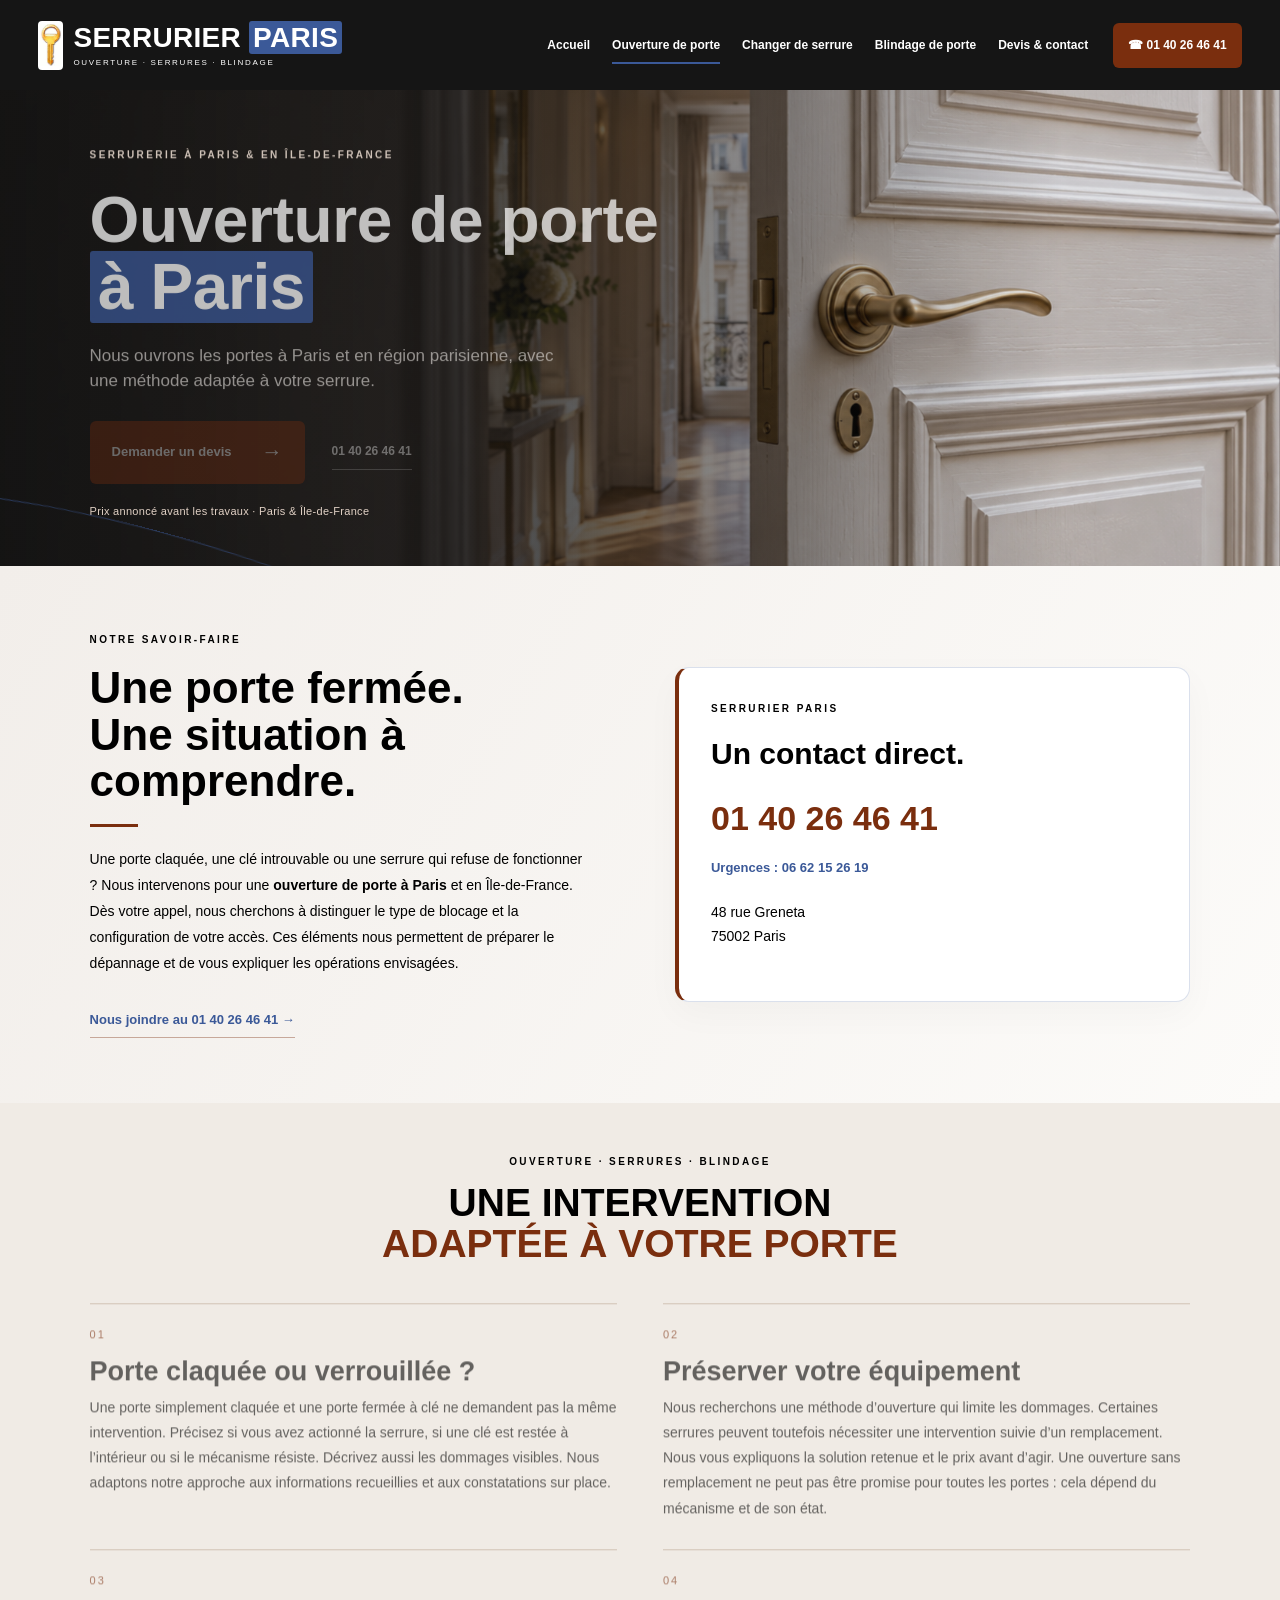
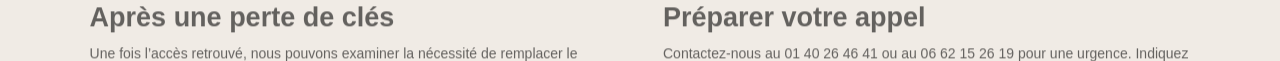
<file: depannage.html>
<!doctype html><html lang="fr"><head><meta charset="utf-8"><meta name="robots" content="noindex"><meta http-equiv="refresh" content="0;url=ouverture-porte.html"><title>Serrurier Paris</title></head><body><a href="ouverture-porte.html">Continuer vers Serrurier Paris</a></body></html>
</file>
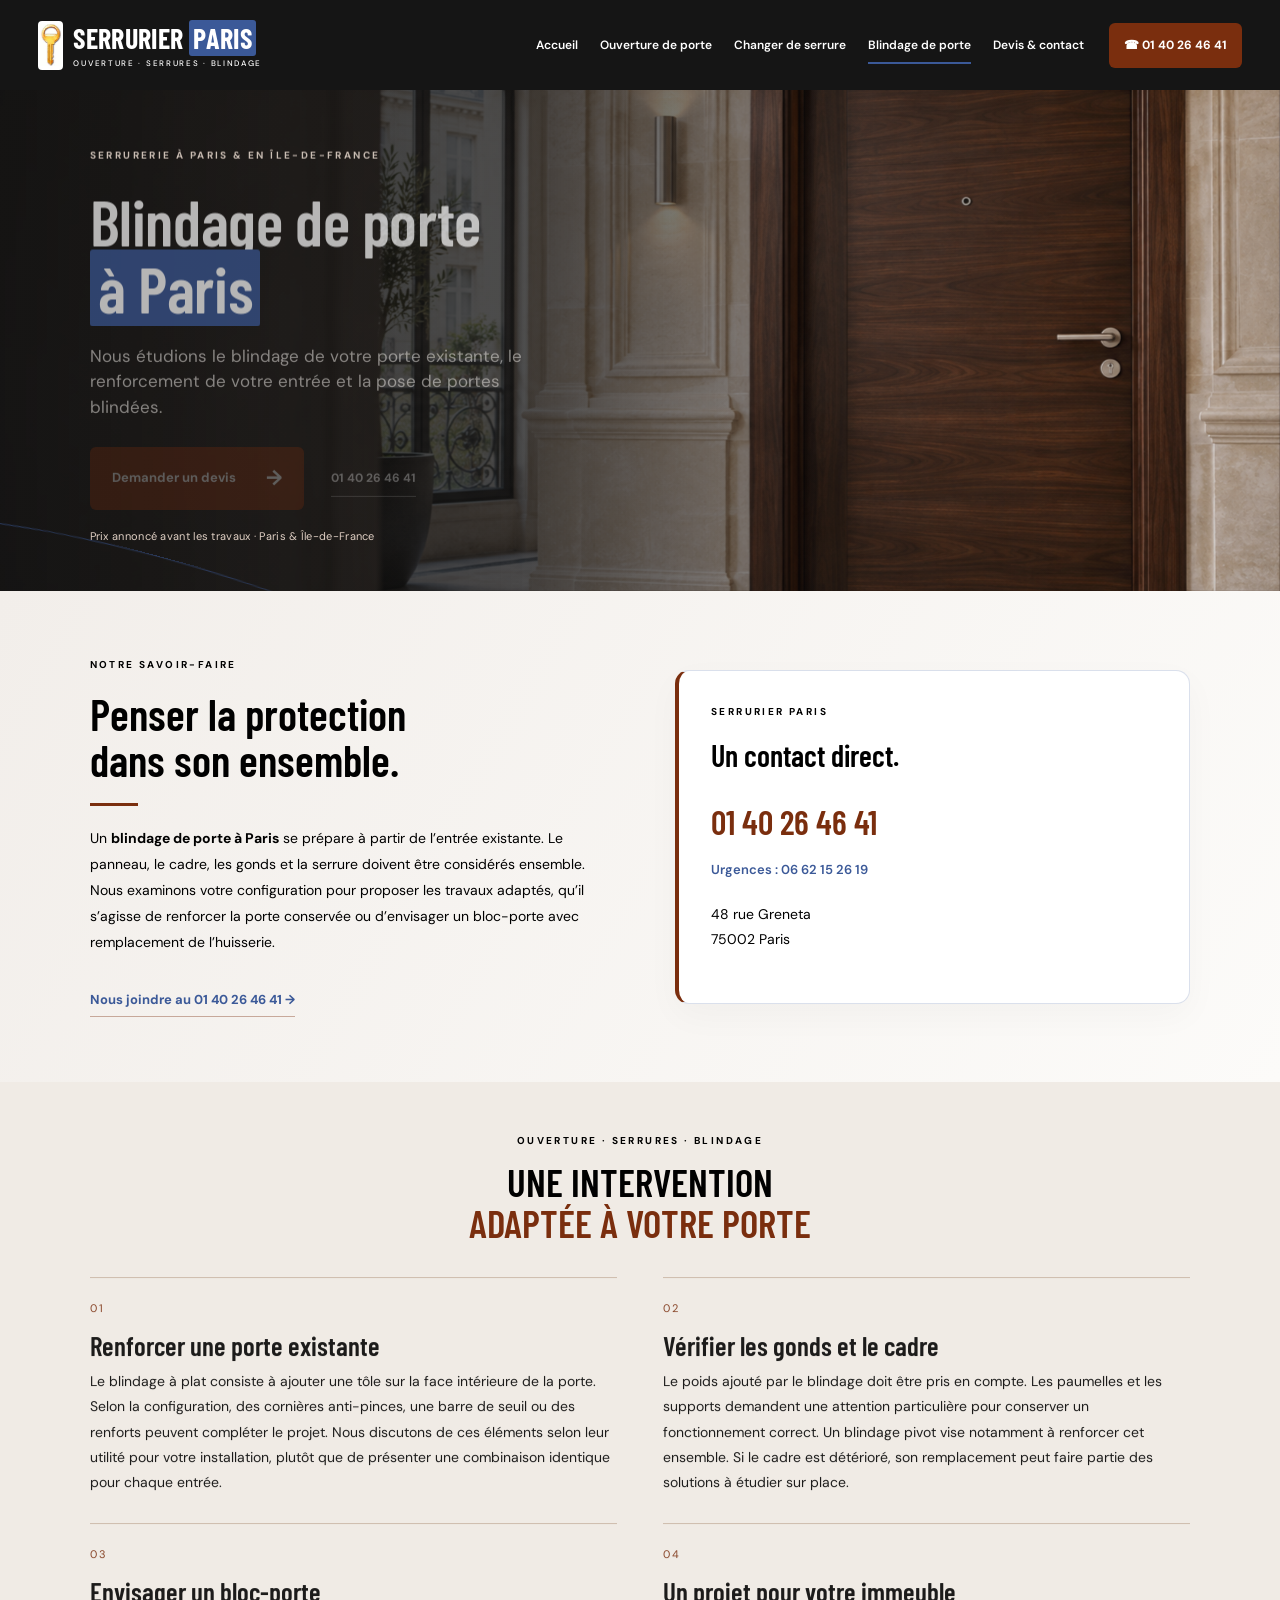
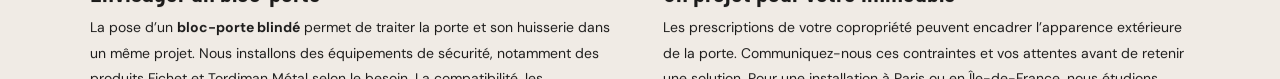
<file: metallerie.html>
<!doctype html><html lang="fr"><head><meta charset="utf-8"><meta name="robots" content="noindex"><meta http-equiv="refresh" content="0;url=blindage-porte.html"><title>Serrurier Paris</title></head><body><a href="blindage-porte.html">Continuer vers Serrurier Paris</a></body></html>
</file>
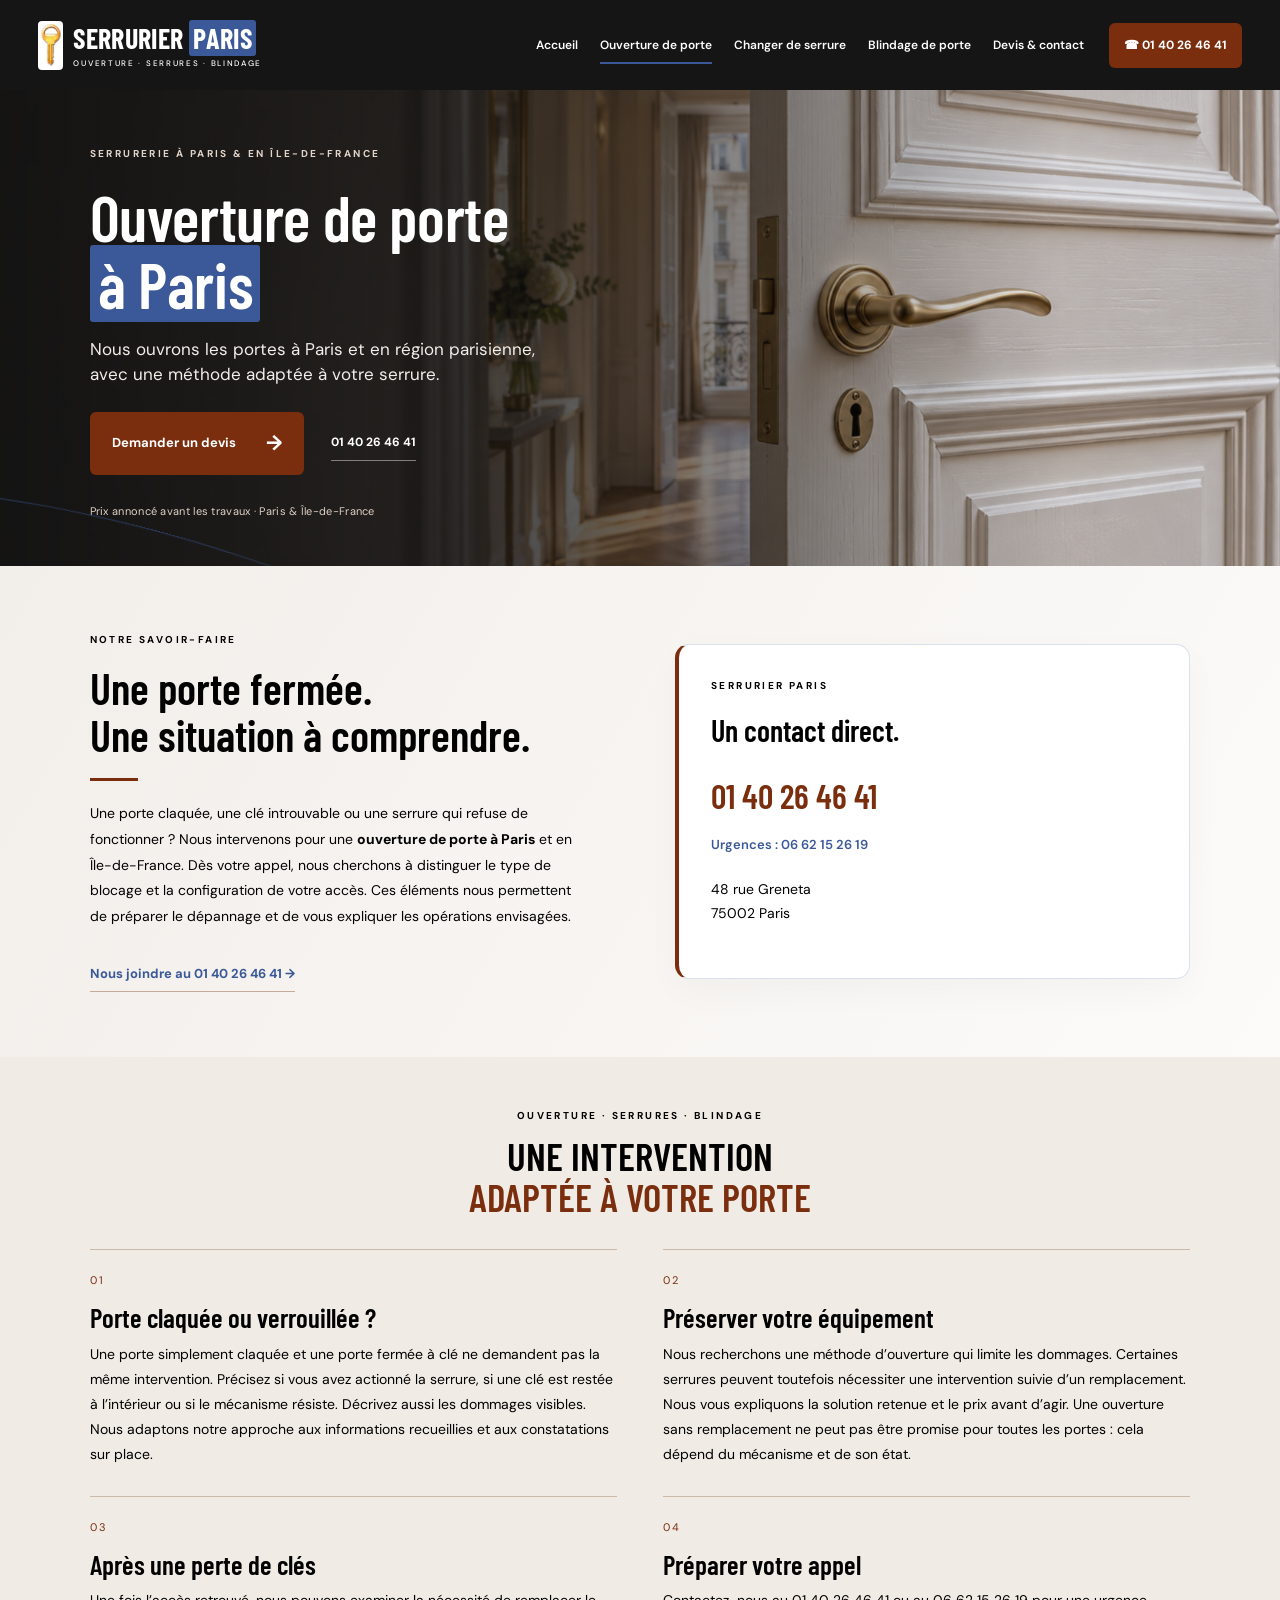
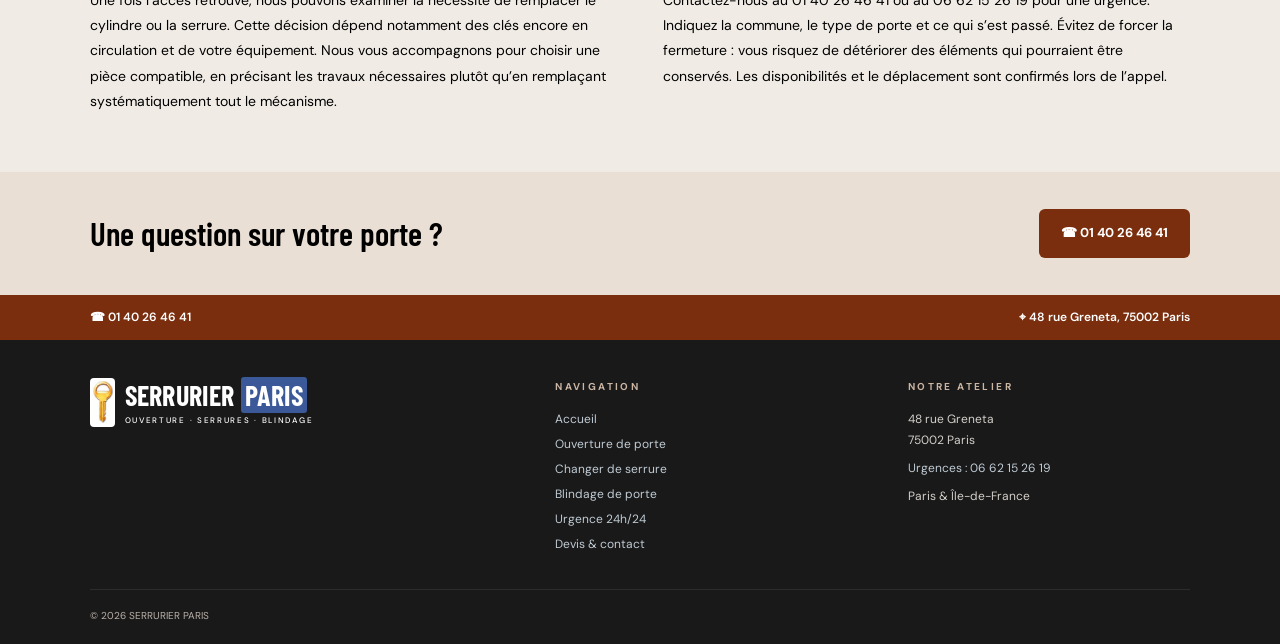
<file: ouverture-porte.html>
<!doctype html><html lang="fr"><head><meta charset="utf-8"><meta name="viewport" content="width=device-width,initial-scale=1"><title>Ouverture de porte à Paris | Serrurier Paris</title><meta name="description" content="Nous ouvrons les portes à Paris et en région parisienne, avec une méthode adaptée à votre serrure."><link rel="icon" href="logo.svg"><link rel="stylesheet" href="style.css"><link rel="stylesheet" href="theme.css"><script src="script.js" defer></script></head><body><header><div class="navwrap"><a class="brand" href="index.html" aria-label="Serrurier Paris, accueil"><img class="brand-key" src="assets/cle-logo.gif" alt="" width="40" height="79"><span>SERRURIER <b>PARIS</b><small>OUVERTURE · SERRURES · BLINDAGE</small></span></a><button class="menutoggle" aria-label="Ouvrir le menu" aria-expanded="false">☰</button><nav aria-label="Navigation principale"><a href="index.html" >Accueil</a><a href="ouverture-porte.html" aria-current="page">Ouverture de porte</a><a href="changement-serrure.html" >Changer de serrure</a><a href="blindage-porte.html" >Blindage de porte</a><a href="contact.html" >Devis & contact</a></nav><a class="button navcta" href="tel:+33140264641">☎ 01 40 26 46 41</a></div></header><main><section class="hero innerhero"><img class="hero-photo" src="assets/ouverture-hero.png" alt="Porte ouverte sur un intérieur parisien" fetchpriority="high"><div class="hero-shade"></div><div class="wrap herocontent"><span class="eyebrow">SERRURERIE À PARIS & EN ÎLE-DE-FRANCE</span><h1>Ouverture de porte<br><em>à Paris</em></h1><p>Nous ouvrons les portes à Paris et en région parisienne, avec une méthode adaptée à votre serrure.</p><div class="heroactions"><a class="button" href="contact.html#demande">Demander un devis <span>→</span></a><a class="hero-secondary" href="tel:+33140264641">01 40 26 46 41</a></div><span class="hero-note">Prix annoncé avant les travaux · Paris & Île-de-France</span></div><div class="heroarc"></div></section><section class="intro"><div class="wrap introgrid"><div class="reveal"><span class="eyebrow">NOTRE SAVOIR-FAIRE</span><h2>Une porte fermée.<br>Une situation à comprendre.</h2><span class="line"></span><p>Une porte claquée, une clé introuvable ou une serrure qui refuse de fonctionner ? Nous intervenons pour une <strong>ouverture de porte à Paris</strong> et en Île-de-France. Dès votre appel, nous cherchons à distinguer le type de blocage et la configuration de votre accès. Ces éléments nous permettent de préparer le dépannage et de vous expliquer les opérations envisagées.</p><a class="textlink" href="tel:+33140264641">Nous joindre au 01 40 26 46 41 →</a></div><aside class="contact-panel reveal"><span class="eyebrow">SERRURIER PARIS</span><h3>Un contact direct.</h3><a class="panel-phone" href="tel:+33140264641">01 40 26 46 41</a><a class="panel-emergency" href="tel:+33662152619">Urgences : 06 62 15 26 19</a><address>48 rue Greneta<br>75002 Paris</address></aside></div></section><section class="details "><div class="wrap"><div class="sectionhead"><span class="eyebrow">OUVERTURE · SERRURES · BLINDAGE</span><h2>UNE INTERVENTION<br><em>ADAPTÉE À VOTRE PORTE</em></h2></div><div class="detailgrid"><article class="reveal"><span class="detailnum">01</span><h3>Porte claquée ou verrouillée ?</h3><p>Une porte simplement claquée et une porte fermée à clé ne demandent pas la même intervention. Précisez si vous avez actionné la serrure, si une clé est restée à l’intérieur ou si le mécanisme résiste. Décrivez aussi les dommages visibles. Nous adaptons notre approche aux informations recueillies et aux constatations sur place.</p></article><article class="reveal"><span class="detailnum">02</span><h3>Préserver votre équipement</h3><p>Nous recherchons une méthode d’ouverture qui limite les dommages. Certaines serrures peuvent toutefois nécessiter une intervention suivie d’un remplacement. Nous vous expliquons la solution retenue et le prix avant d’agir. Une ouverture sans remplacement ne peut pas être promise pour toutes les portes : cela dépend du mécanisme et de son état.</p></article><article class="reveal"><span class="detailnum">03</span><h3>Après une perte de clés</h3><p>Une fois l’accès retrouvé, nous pouvons examiner la nécessité de remplacer le cylindre ou la serrure. Cette décision dépend notamment des clés encore en circulation et de votre équipement. Nous vous accompagnons pour choisir une pièce compatible, en précisant les travaux nécessaires plutôt qu’en remplaçant systématiquement tout le mécanisme.</p></article><article class="reveal"><span class="detailnum">04</span><h3>Préparer votre appel</h3><p>Contactez-nous au 01 40 26 46 41 ou au 06 62 15 26 19 pour une urgence. Indiquez la commune, le type de porte et ce qui s’est passé. Évitez de forcer la fermeture : vous risquez de détériorer des éléments qui pourraient être conservés. Les disponibilités et le déplacement sont confirmés lors de l’appel.</p></article></div></div></section><section class="cta"><div class="wrap"><h2>Une question sur votre porte ?</h2><a class="button" href="tel:+33140264641">☎ 01 40 26 46 41</a></div></section></main><div class="contactbar"><div class="wrap"><a href="tel:+33140264641">☎ 01 40 26 46 41</a><a href="https://www.google.com/maps/search/?api=1&query=48+rue+Greneta+75002+Paris" target="_blank" rel="noopener">⌖ 48 rue Greneta, 75002 Paris</a></div></div><footer><div class="wrap footergrid"><a class="brand" href="index.html" aria-label="Serrurier Paris, accueil"><img class="brand-key" src="assets/cle-logo.gif" alt="" width="40" height="79"><span>SERRURIER <b>PARIS</b><small>OUVERTURE · SERRURES · BLINDAGE</small></span></a><div><span class="eyebrow">NAVIGATION</span><a href="index.html">Accueil</a><a href="ouverture-porte.html">Ouverture de porte</a><a href="changement-serrure.html">Changer de serrure</a><a href="blindage-porte.html">Blindage de porte</a><a href="urgence.html">Urgence 24h/24</a><a href="contact.html">Devis & contact</a></div><div><span class="eyebrow">NOTRE ATELIER</span><p>48 rue Greneta<br>75002 Paris</p><a href="tel:+33662152619">Urgences : 06 62 15 26 19</a><p>Paris & Île-de-France</p></div></div><div class="wrap footbottom"><span>© 2026 SERRURIER PARIS</span></div></footer><a class="mobile-call" href="tel:+33140264641">☎ Appeler le 01 40 26 46 41</a></body></html>
</file>
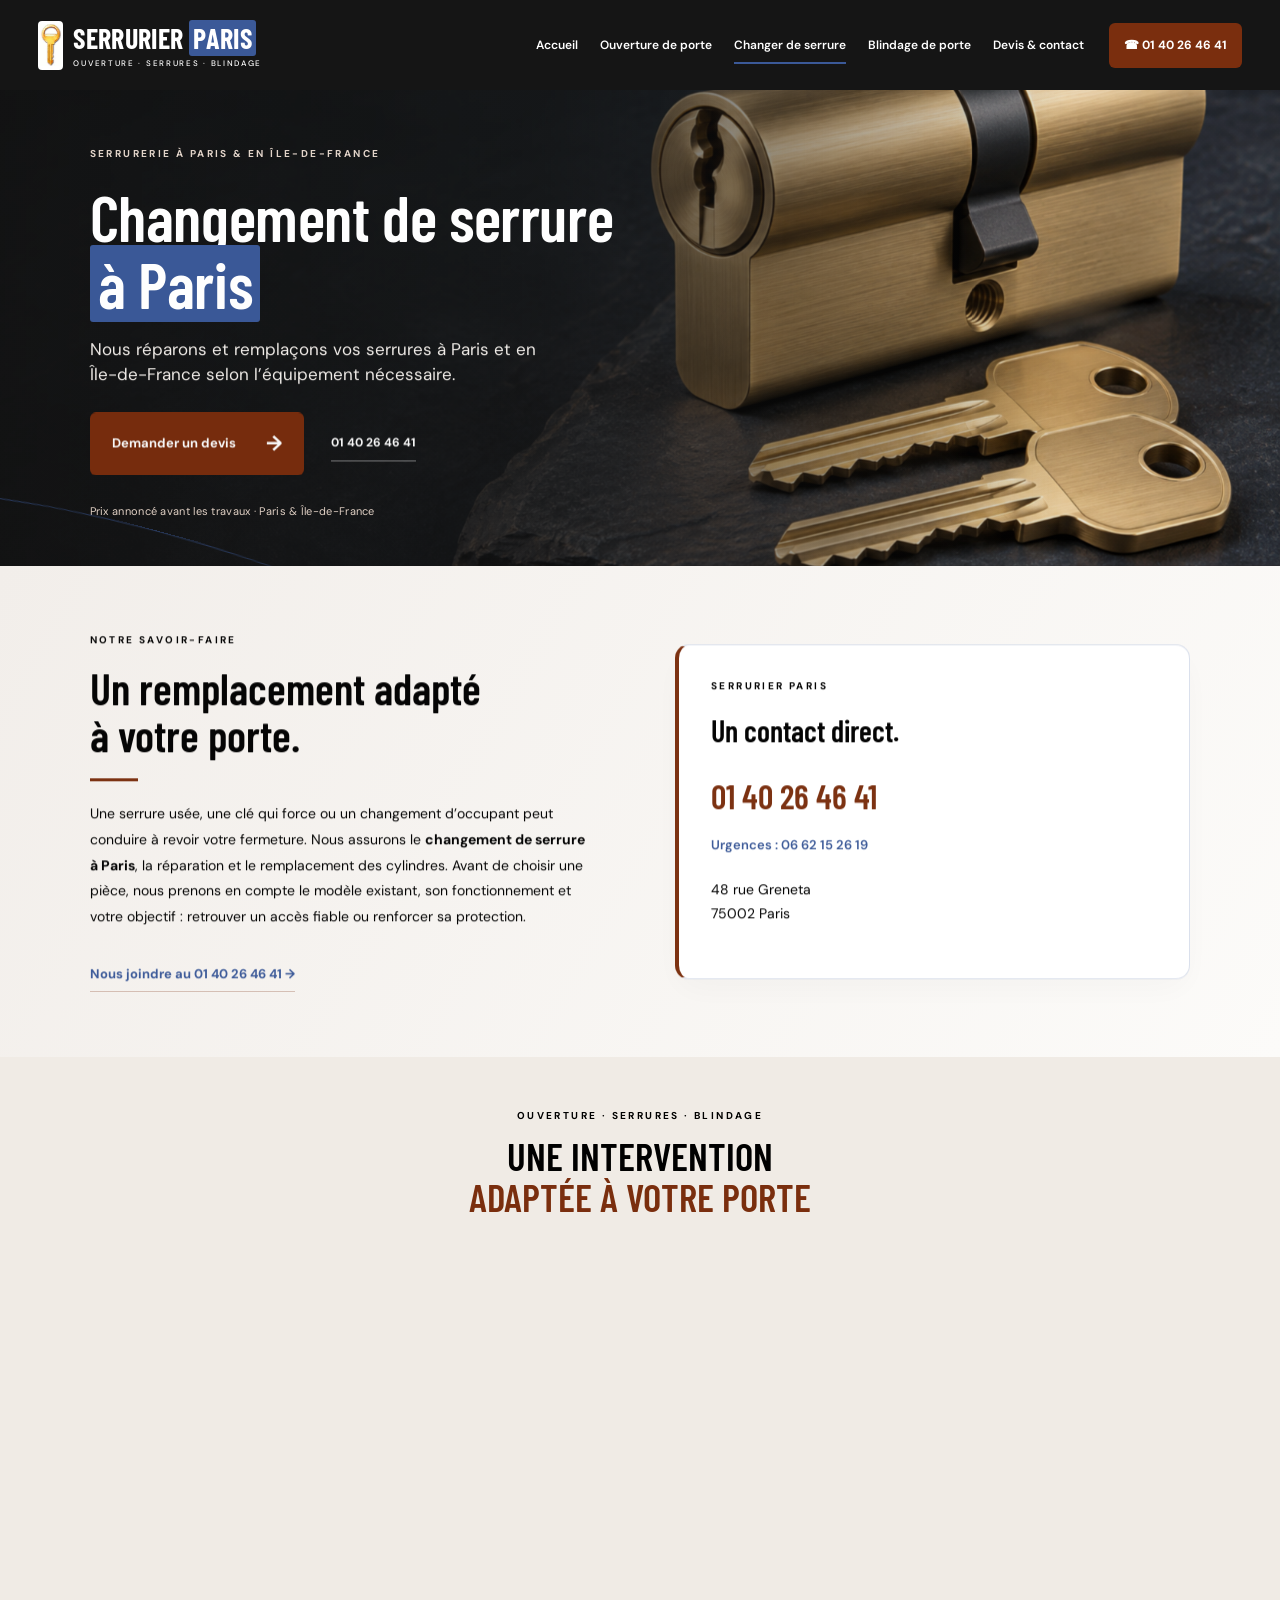
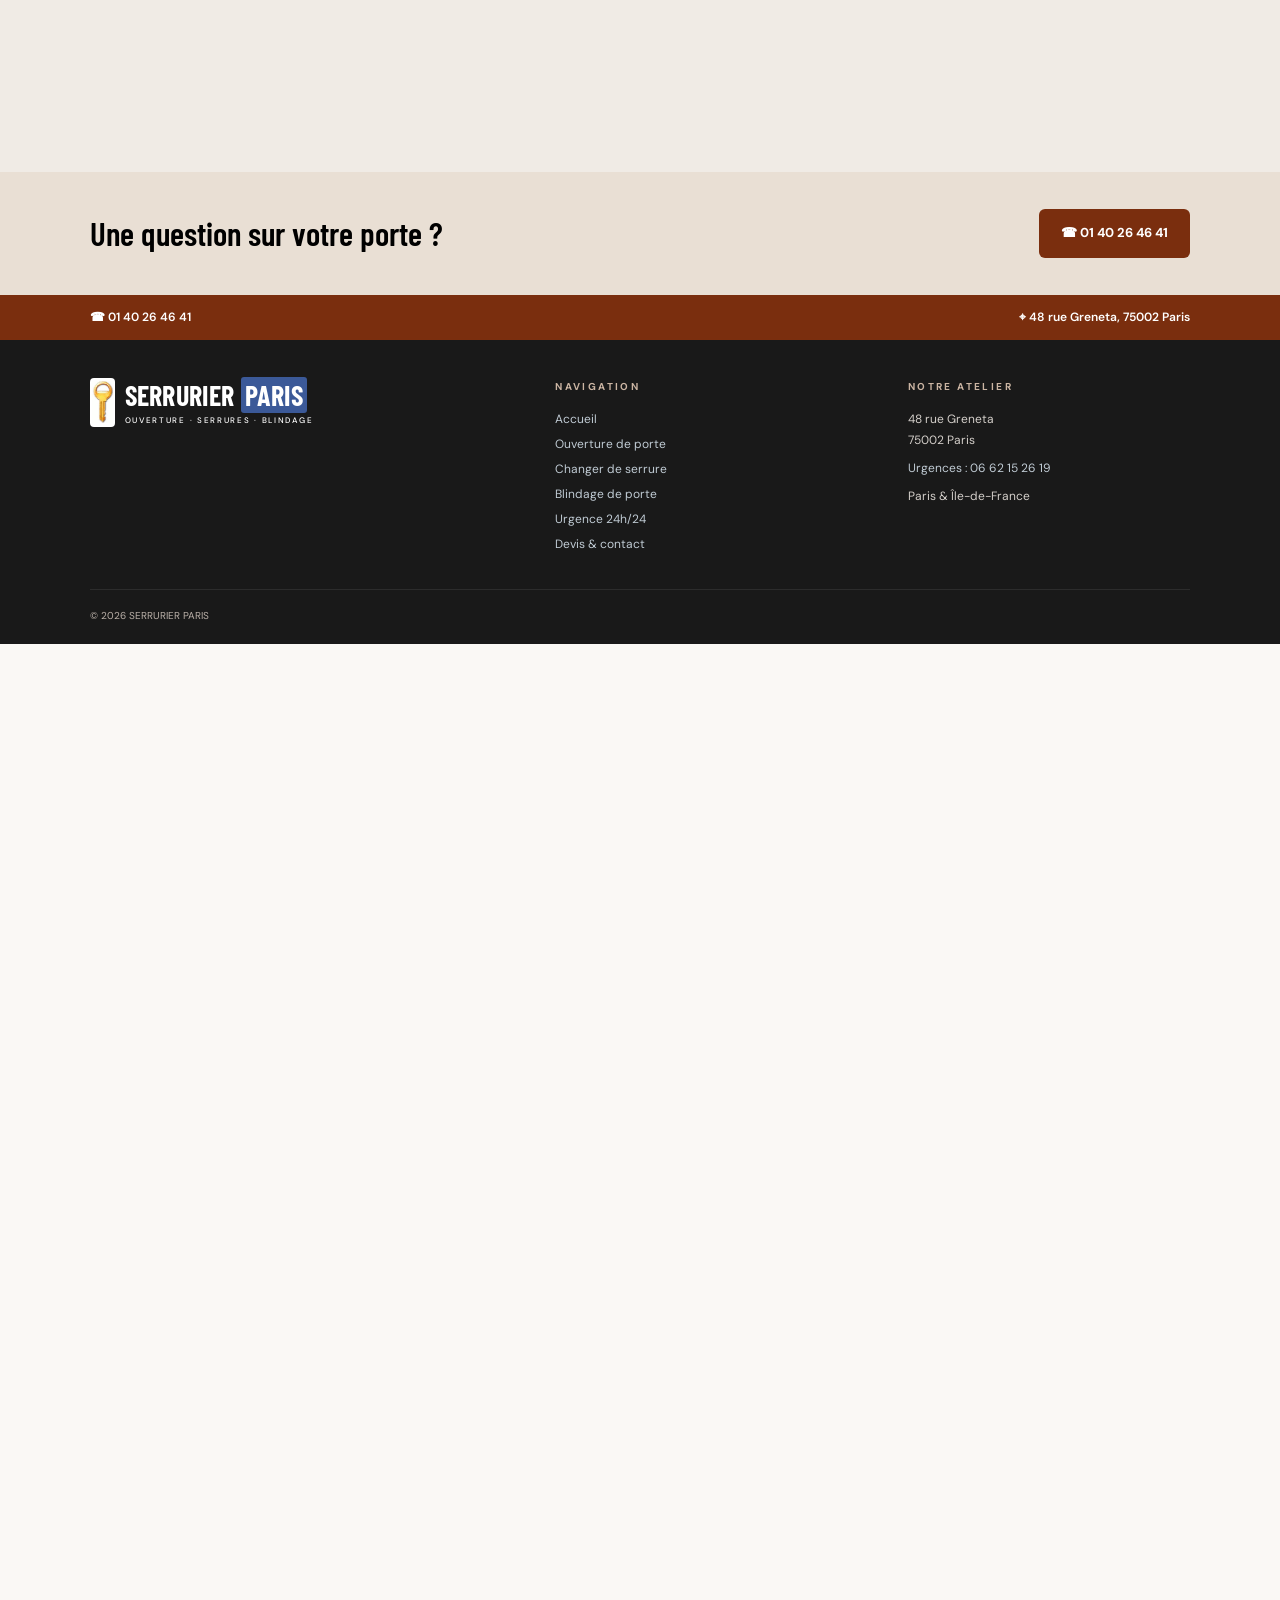
<file: serrures-securite.html>
<!doctype html><html lang="fr"><head><meta charset="utf-8"><meta name="robots" content="noindex"><meta http-equiv="refresh" content="0;url=changement-serrure.html"><title>Serrurier Paris</title></head><body><a href="changement-serrure.html">Continuer vers Serrurier Paris</a></body></html>
</file>
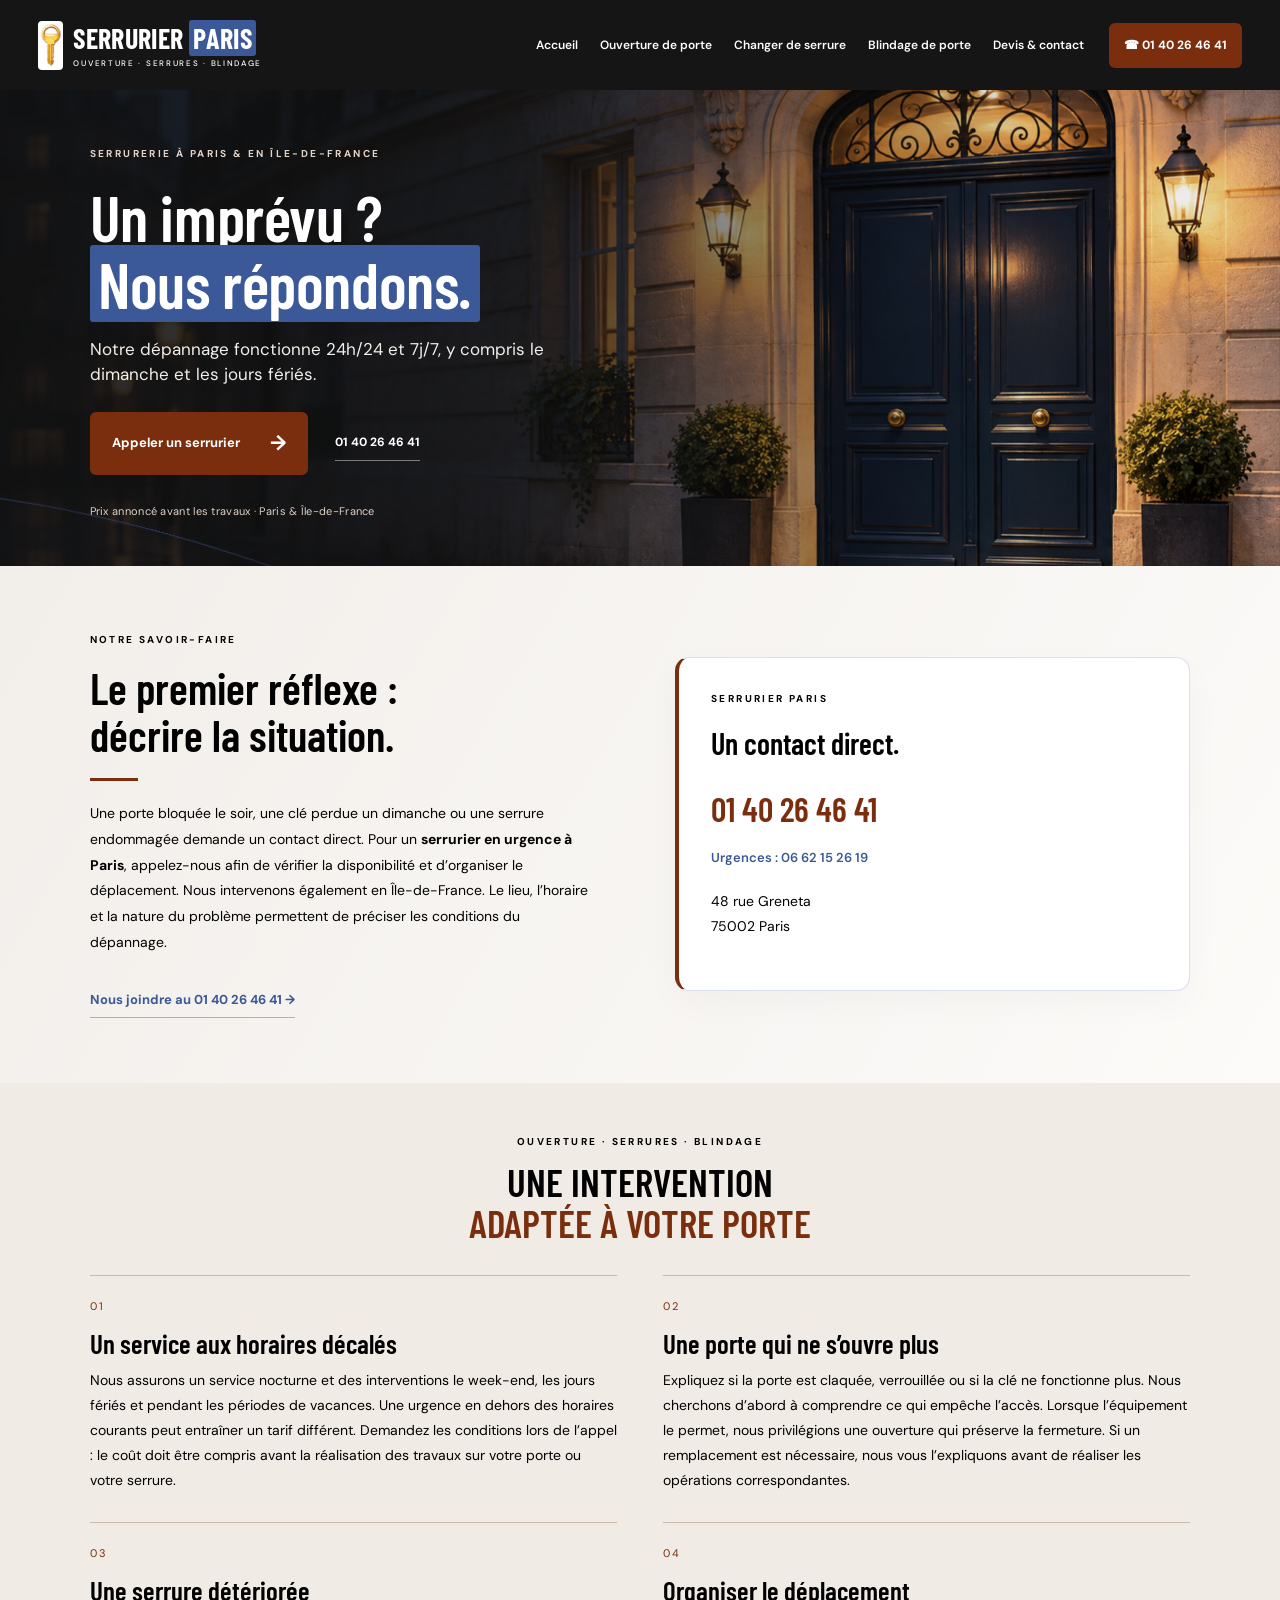
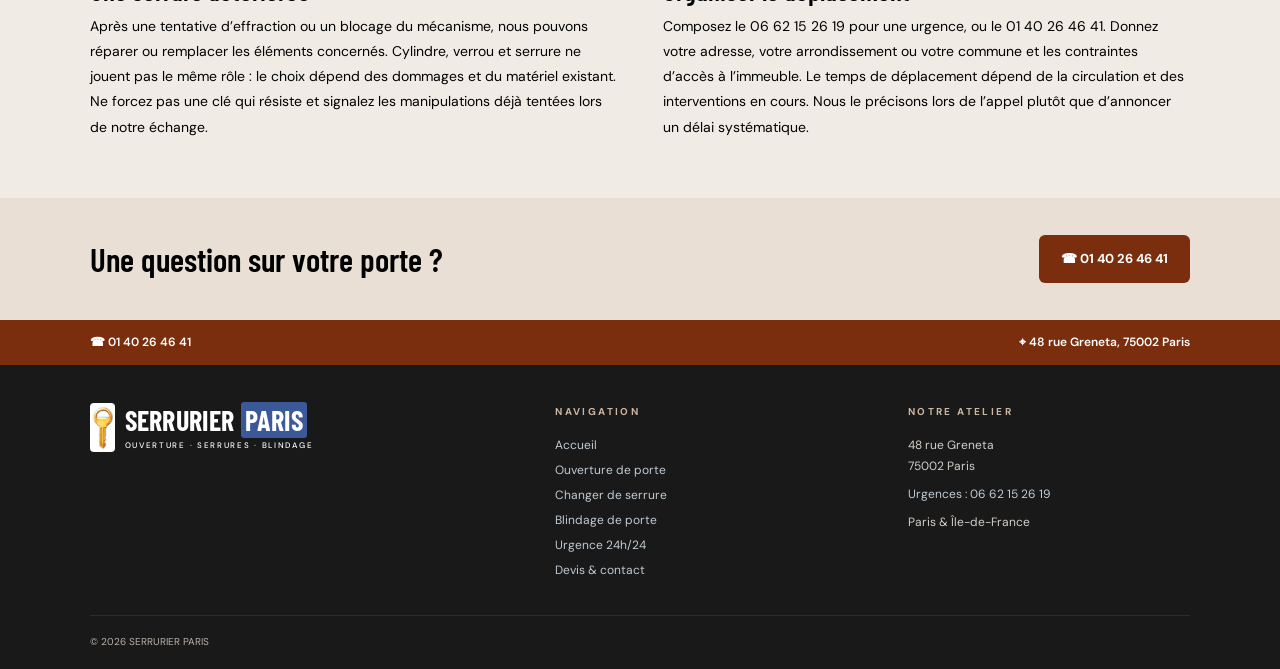
<file: urgence.html>
<!doctype html><html lang="fr"><head><meta charset="utf-8"><meta name="viewport" content="width=device-width,initial-scale=1"><title>Urgence 24h/24 à Paris | Serrurier Paris</title><meta name="description" content="Notre dépannage fonctionne 24h/24 et 7j/7, y compris le dimanche et les jours fériés."><link rel="icon" href="logo.svg"><link rel="stylesheet" href="style.css"><link rel="stylesheet" href="theme.css"><script src="script.js" defer></script></head><body><header><div class="navwrap"><a class="brand" href="index.html" aria-label="Serrurier Paris, accueil"><img class="brand-key" src="assets/cle-logo.gif" alt="" width="40" height="79"><span>SERRURIER <b>PARIS</b><small>OUVERTURE · SERRURES · BLINDAGE</small></span></a><button class="menutoggle" aria-label="Ouvrir le menu" aria-expanded="false">☰</button><nav aria-label="Navigation principale"><a href="index.html" >Accueil</a><a href="ouverture-porte.html" >Ouverture de porte</a><a href="changement-serrure.html" >Changer de serrure</a><a href="blindage-porte.html" >Blindage de porte</a><a href="contact.html" >Devis & contact</a></nav><a class="button navcta" href="tel:+33140264641">☎ 01 40 26 46 41</a></div></header><main><section class="hero innerhero"><img class="hero-photo" src="assets/urgence-hero.png" alt="Entrée parisienne éclairée à la nuit tombée" fetchpriority="high"><div class="hero-shade"></div><div class="wrap herocontent"><span class="eyebrow">SERRURERIE À PARIS & EN ÎLE-DE-FRANCE</span><h1>Un imprévu ?<br><em>Nous répondons.</em></h1><p>Notre dépannage fonctionne 24h/24 et 7j/7, y compris le dimanche et les jours fériés.</p><div class="heroactions"><a class="button" href="tel:+33662152619">Appeler un serrurier <span>→</span></a><a class="hero-secondary" href="tel:+33140264641">01 40 26 46 41</a></div><span class="hero-note">Prix annoncé avant les travaux · Paris & Île-de-France</span></div><div class="heroarc"></div></section><section class="intro"><div class="wrap introgrid"><div class="reveal"><span class="eyebrow">NOTRE SAVOIR-FAIRE</span><h2>Le premier réflexe :<br>décrire la situation.</h2><span class="line"></span><p>Une porte bloquée le soir, une clé perdue un dimanche ou une serrure endommagée demande un contact direct. Pour un <strong>serrurier en urgence à Paris</strong>, appelez-nous afin de vérifier la disponibilité et d’organiser le déplacement. Nous intervenons également en Île-de-France. Le lieu, l’horaire et la nature du problème permettent de préciser les conditions du dépannage.</p><a class="textlink" href="tel:+33140264641">Nous joindre au 01 40 26 46 41 →</a></div><aside class="contact-panel reveal"><span class="eyebrow">SERRURIER PARIS</span><h3>Un contact direct.</h3><a class="panel-phone" href="tel:+33140264641">01 40 26 46 41</a><a class="panel-emergency" href="tel:+33662152619">Urgences : 06 62 15 26 19</a><address>48 rue Greneta<br>75002 Paris</address></aside></div></section><section class="details "><div class="wrap"><div class="sectionhead"><span class="eyebrow">OUVERTURE · SERRURES · BLINDAGE</span><h2>UNE INTERVENTION<br><em>ADAPTÉE À VOTRE PORTE</em></h2></div><div class="detailgrid"><article class="reveal"><span class="detailnum">01</span><h3>Un service aux horaires décalés</h3><p>Nous assurons un service nocturne et des interventions le week-end, les jours fériés et pendant les périodes de vacances. Une urgence en dehors des horaires courants peut entraîner un tarif différent. Demandez les conditions lors de l’appel : le coût doit être compris avant la réalisation des travaux sur votre porte ou votre serrure.</p></article><article class="reveal"><span class="detailnum">02</span><h3>Une porte qui ne s’ouvre plus</h3><p>Expliquez si la porte est claquée, verrouillée ou si la clé ne fonctionne plus. Nous cherchons d’abord à comprendre ce qui empêche l’accès. Lorsque l’équipement le permet, nous privilégions une ouverture qui préserve la fermeture. Si un remplacement est nécessaire, nous vous l’expliquons avant de réaliser les opérations correspondantes.</p></article><article class="reveal"><span class="detailnum">03</span><h3>Une serrure détériorée</h3><p>Après une tentative d’effraction ou un blocage du mécanisme, nous pouvons réparer ou remplacer les éléments concernés. Cylindre, verrou et serrure ne jouent pas le même rôle : le choix dépend des dommages et du matériel existant. Ne forcez pas une clé qui résiste et signalez les manipulations déjà tentées lors de notre échange.</p></article><article class="reveal"><span class="detailnum">04</span><h3>Organiser le déplacement</h3><p>Composez le 06 62 15 26 19 pour une urgence, ou le 01 40 26 46 41. Donnez votre adresse, votre arrondissement ou votre commune et les contraintes d’accès à l’immeuble. Le temps de déplacement dépend de la circulation et des interventions en cours. Nous le précisons lors de l’appel plutôt que d’annoncer un délai systématique.</p></article></div></div></section><section class="cta"><div class="wrap"><h2>Une question sur votre porte ?</h2><a class="button" href="tel:+33140264641">☎ 01 40 26 46 41</a></div></section></main><div class="contactbar"><div class="wrap"><a href="tel:+33140264641">☎ 01 40 26 46 41</a><a href="https://www.google.com/maps/search/?api=1&query=48+rue+Greneta+75002+Paris" target="_blank" rel="noopener">⌖ 48 rue Greneta, 75002 Paris</a></div></div><footer><div class="wrap footergrid"><a class="brand" href="index.html" aria-label="Serrurier Paris, accueil"><img class="brand-key" src="assets/cle-logo.gif" alt="" width="40" height="79"><span>SERRURIER <b>PARIS</b><small>OUVERTURE · SERRURES · BLINDAGE</small></span></a><div><span class="eyebrow">NAVIGATION</span><a href="index.html">Accueil</a><a href="ouverture-porte.html">Ouverture de porte</a><a href="changement-serrure.html">Changer de serrure</a><a href="blindage-porte.html">Blindage de porte</a><a href="urgence.html">Urgence 24h/24</a><a href="contact.html">Devis & contact</a></div><div><span class="eyebrow">NOTRE ATELIER</span><p>48 rue Greneta<br>75002 Paris</p><a href="tel:+33662152619">Urgences : 06 62 15 26 19</a><p>Paris & Île-de-France</p></div></div><div class="wrap footbottom"><span>© 2026 SERRURIER PARIS</span></div></footer><a class="mobile-call" href="tel:+33140264641">☎ Appeler le 01 40 26 46 41</a></body></html>
</file>
<file: style.css>
@import url('https://fonts.googleapis.com/css2?family=Barlow+Condensed:wght@500;600;700&family=DM+Sans:wght@400;500;600;700&display=swap');
:root{--blue:#3B5998;--bright:#3B5998;--ink:#10202e;--paper:#f5f5f1;--muted:#53616b}*{box-sizing:border-box}html{scroll-behavior:smooth;scroll-padding-top:100px}body{margin:0;font-family:'DM Sans',Arial,sans-serif;color:var(--ink);background:var(--paper);font-size:16px;line-height:1.75}a{color:inherit;text-decoration:none}button,input,select,textarea{font:inherit}button,a,input,textarea,select{-webkit-tap-highlight-color:transparent}a:focus-visible,button:focus-visible{outline:3px solid #3B5998;outline-offset:5px}.wrap{width:min(1180px,88%);margin:auto}header{background:#101a23;color:white;position:relative;z-index:10}.navwrap{width:min(1330px,94%);margin:auto;display:flex;align-items:center;gap:32px;min-height:100px}.brand{display:flex;gap:10px;align-items:center;font-family:'Barlow Condensed',Arial,sans-serif;font-weight:600;line-height:1;letter-spacing:1.6px;font-size:22px;white-space:nowrap}.brand svg{width:43px;height:48px;fill:none;stroke:var(--bright);stroke-width:2.5}.brandline{display:block;font-size:28px;letter-spacing:2.4px}.dot{color:#3B5998}nav{display:flex;gap:25px;margin-left:auto;font-size:13px;font-weight:600}nav a{position:relative;padding:12px 0}nav a:after{content:'';position:absolute;bottom:4px;left:0;width:0;height:2px;background:#3B5998;transition:width .2s}nav a:hover:after,nav a[aria-current]:after{width:100%}.button{display:inline-flex;justify-content:space-between;align-items:center;gap:30px;color:#fff;background:var(--blue);padding:15px 22px;border:0;border-radius:3px;font-size:14px;font-weight:700;cursor:pointer;transition:background .2s,transform .2s}.button:hover{background:var(--bright);transform:translateY(-2px)}.button span{font-size:21px}.navcta{font-size:12px;padding:11px 15px;gap:15px}.menutoggle{display:none}.hero{min-height:660px;position:relative;background:#10202e;color:#fff;overflow:hidden}.hero-photo{position:absolute;width:100%;height:100%;object-fit:cover;object-position:center 57%;filter:saturate(.65)}.hero-shade{position:absolute;inset:0;background:linear-gradient(90deg,rgba(7,19,30,.96),rgba(7,19,30,.77) 43%,rgba(7,19,30,.08)),linear-gradient(0deg,rgba(7,19,30,.7),transparent 50%)}.herocontent{position:relative;padding-top:87px}.eyebrow{font-size:11px;font-weight:700;letter-spacing:2.8px;display:block;text-transform:uppercase}.hero .eyebrow{color:#ffffff}h1,h2,h3{font-family:'Barlow Condensed','Arial Narrow',Arial,sans-serif;line-height:1.05;font-weight:600;margin:20px 0}h1{font-size:clamp(58px,6.5vw,92px);letter-spacing:-1px;max-width:800px}h2{font-size:clamp(39px,4vw,55px)}h3{font-size:30px}em{font-style:normal;color:var(--blue)}.hero p{max-width:470px;color:#d3dce4;font-size:17px;line-height:1.8;margin:23px 0 28px}.herobottom{display:flex;gap:30px;align-items:center;font-size:11px;letter-spacing:1.5px;margin-top:62px;padding:22px 0;border-top:1px solid #ffffff30}.herobottom>span:first-child{font-weight:700}.herobottom a{margin-left:auto;font-size:26px}.photocredit{position:absolute;right:16px;bottom:12px;font-size:10px;color:#d5dce3}.intro{display:grid;grid-template-columns:1.05fr 1fr;gap:110px;align-items:center;padding:90px 0}.intro p{color:var(--muted);max-width:500px}.line{display:block;background:var(--blue);height:3px;width:45px;margin:24px 0}.textlink{display:inline-block;font-size:13px;font-weight:700;border-bottom:1px solid #3B599860;padding-bottom:7px;margin-top:14px}.intro figure{margin:0;position:relative}.door-art{width:100%;height:390px;object-fit:cover;display:block;border-radius:120px 6px 6px 6px}.intro figcaption{font-size:10px;color:var(--muted);margin-top:10px}.services{padding:30px 0 85px}.sectionhead{text-align:center;max-width:640px;margin:0 auto 40px}.sectionhead p{color:var(--muted)}.cards{display:grid;grid-template-columns:repeat(3,1fr);gap:22px}.card{background:white;padding:27px 30px 20px;border:1px solid #dce2e6;transition:transform .25s,border-color .25s;position:relative;overflow:hidden}.card:hover{transform:translateY(-6px);border-color:var(--blue)}.num{font-size:11px;letter-spacing:2px;color:var(--muted)}.cardicon{display:block;color:var(--blue);font-size:59px;height:100px;line-height:100px}.card h3{margin:12px 0}.card p{color:var(--muted);font-size:14px;min-height:48px}.cardlink{border-top:1px solid #dce2e6;padding-top:17px;margin-top:23px;display:flex;justify-content:space-between;font-size:12px;font-weight:700}.cardlink span{color:var(--blue)}.details{padding:75px 0 90px;background:#ebeef0}.details.dark{background:#101d29;color:white}.dark .eyebrow{color:#ffffff}.dark em{color:#3B5998}.detailgrid{display:grid;grid-template-columns:1fr 1fr;gap:35px 75px}.detailgrid article{border-top:1px solid #c6cfd6;padding-top:22px}.dark .detailgrid article{border-color:#ffffff29}.detailnum{font-size:12px;color:var(--blue);letter-spacing:2px}.dark .detailnum{color:#3B5998}.detailgrid h3{font-size:29px;margin:12px 0}.detailgrid p{font-size:15px;color:var(--muted);margin:0}.dark .detailgrid p{color:#c2cdd7}.cta{padding:62px 0;background:var(--blue);color:white}.cta .wrap{display:grid;grid-template-columns:1fr auto;align-items:center}.cta .eyebrow{grid-column:1/-1;color:#d3e6ff}.cta h2{margin:12px 0}.light{background:white;color:var(--ink)}.light:hover{background:#e3edfc}footer{background:#0e1720;color:white;padding:50px 0 20px}.footergrid{display:grid;grid-template-columns:1.1fr 1fr 1fr 1fr;gap:35px;align-items:start}.footergrid p,.footergrid a:not(.brand){font-size:12px;color:#c0cbd4}.footergrid>div>a{display:block;margin:5px 0}.footergrid .eyebrow{font-size:10px;margin-bottom:15px;color:#7e9bb2}.footbottom{border-top:1px solid #ffffff20;display:flex;justify-content:space-between;margin-top:38px;padding-top:20px;font-size:10px;color:#a9b6c0}.innerhero{min-height:550px}.innerhero .herocontent{padding-top:60px}.innerhero h1{font-size:clamp(54px,5.4vw,76px)}.innerhero .herobottom{margin-top:34px}.request{display:grid;grid-template-columns:1fr 1.3fr;gap:70px;padding:85px 0}.notice{color:var(--muted);font-size:14px}form{display:grid;grid-template-columns:1fr 1fr;gap:18px}label{font-size:12px;font-weight:600;display:block}input,select,textarea{width:100%;padding:13px;border:1px solid #c7d1d9;background:white;color:var(--ink);border-radius:2px;margin-top:7px;min-width:0}input:focus,select:focus,textarea:focus{outline:2px solid var(--blue);outline-offset:1px}.full{grid-column:1/-1}.formstatus{font-size:13px;margin:0}.reveal{opacity:1}.js-motion .reveal{opacity:0;transform:translateY(18px);transition:opacity .6s,transform .6s}.js-motion .reveal.visible{opacity:1;transform:none}@media(min-width:1450px){.hero{min-height:740px}.herocontent{padding-top:110px}}@media(max-width:1100px){.navwrap{gap:20px}nav{gap:16px}.navcta{display:none}.intro{gap:55px}.hero{min-height:620px}.innerhero{min-height:540px}}@media(max-width:720px){.navwrap{min-height:82px;width:88%;justify-content:space-between}.brand{font-size:18px}.brandline{font-size:24px}.brand svg{width:33px}.menutoggle{display:block;background:transparent;border:1px solid #ffffff50;color:white;border-radius:3px;font-size:23px;padding:3px 12px}nav{display:none;position:absolute;top:82px;left:0;right:0;background:#101a23;padding:15px 6% 25px;flex-direction:column;gap:3px;font-size:15px}nav.open{display:flex}.hero{min-height:620px}.hero-photo{object-position:62% center}.hero-shade{background:linear-gradient(90deg,#07131eee,#07131e70),linear-gradient(0deg,#07131e,transparent)}.herocontent{padding-top:65px}h1{font-size:60px}.hero p{font-size:15px}.eyebrow{font-size:10px;letter-spacing:2px}.herobottom{margin-top:42px;gap:12px;flex-wrap:wrap}.herobottom>span:nth-child(2){display:none}.photocredit{font-size:9px}.intro{grid-template-columns:1fr;gap:35px;padding:60px 0}.door-art{height:310px}.intro figure{max-width:440px;width:100%;margin:auto}.cards{grid-template-columns:1fr}.card{display:block;padding:23px}.cardicon{position:absolute;right:24px;top:8px;font-size:46px}.card p{min-height:0;max-width:85%}.services{padding-bottom:55px}.details{padding:55px 0}.detailgrid{grid-template-columns:1fr;gap:30px}.sectionhead{margin-bottom:30px}.cta .wrap{display:block}.cta h2{margin:18px 0 25px}.footergrid{grid-template-columns:1fr 1fr;gap:30px}.footergrid>p{margin:0}.footbottom{gap:15px;flex-direction:column}.request{grid-template-columns:1fr;gap:25px;padding:55px 0}form{grid-template-columns:1fr}form>*{grid-column:1}.innerhero h1{font-size:53px}.innerhero{min-height:560px}}@media(prefers-reduced-motion:reduce){html{scroll-behavior:auto}*,*:before,*:after{transition:none!important;animation:none!important}.js-motion .reveal{opacity:1;transform:none}}
</file>
<file: theme.css>
:root{--red:#7A2E0E;--ink:#171717;--paper:#faf8f5;--muted:#595653}body{color:var(--ink);background:var(--paper)}header{background:#151515}.wrap{width:min(1140px,86%)}.navwrap{min-height:90px;max-width:1260px;gap:25px}.brand{font-size:28px;letter-spacing:.3px;font-weight:700}.brand>svg{width:32px;height:43px;stroke:currentColor;color:var(--red)}.brand b{color:#3B5998}.brand small{display:block;font-family:'DM Sans',Arial,sans-serif;font-size:8px;letter-spacing:1.7px;font-weight:500;margin-top:7px}nav{font-size:12px;gap:22px}nav a:after{background:#3B5998}.button{background:var(--red);border-radius:6px;padding:13px 22px;font-size:13px}.button:hover{background:#3B5998}.navcta{font-size:12px;padding:12px 15px}.hero{min-height:515px;background:#201b17}.hero-photo{object-position:center;filter:saturate(.85)}.hero-shade{background:linear-gradient(90deg,#11100ff0,#11100fc7 37%,#11100f10 75%)}.herocontent{padding:79px 0 68px}.eyebrow{font-size:10px;letter-spacing:2.4px}.hero .eyebrow{color:#e2d4c9}h1{font-size:clamp(56px,6.8vw,89px);font-weight:600;letter-spacing:-.4px}h1 em{color:#3B5998}h2{font-size:clamp(35px,3.7vw,49px)}em{color:var(--red)}.hero p{font-size:21px;line-height:1.5;max-width:480px;margin:10px 0 24px;color:#f2eeea}.heroactions{display:flex;gap:27px;align-items:center}.hero-secondary{font-size:12px;font-weight:700;border-bottom:1px solid #ffffff70;padding:7px 0}.hero-note{display:block;margin-top:27px;font-size:11px;color:#e1d1c5;letter-spacing:.3px}.photocredit{font-size:9px;color:#ddd2ca}.heroarc{position:absolute;pointer-events:none;border:1px solid #3B599888;border-radius:50%;width:940px;height:300px;left:-350px;bottom:-260px;transform:rotate(15deg)}.intro{display:block;width:100%;padding:65px 0;background:linear-gradient(120deg,#f2eeea,#fcfbf9)}.introgrid{display:grid;grid-template-columns:1fr 1fr;gap:70px;align-items:center}.intro h2{font-size:44px;margin-top:17px}.intro p{font-size:14px;color:var(--muted);line-height:1.85}.line{width:48px;background:var(--red);margin:20px 0}.intro figure{margin:0;position:relative}.intro figure:before{content:'';position:absolute;inset:17px -17px -7px 17px;border-radius:20px;background:#e6d5c7;transform:rotate(2deg)}.intro figure img{position:relative;width:100%;height:345px;object-fit:cover;object-position:center 52%;display:block;border-radius:18px}.intro figcaption{position:relative;font-size:9px;color:#665e58;margin-top:13px}.checklist{list-style:none;padding:0;margin:18px 0 0;font-size:13px;font-weight:600}.checklist li{display:flex;gap:10px;margin:8px 0;align-items:center}.checklist li:before{content:'✓';color:var(--red);border:1px solid var(--red);border-radius:50%;width:16px;height:16px;line-height:15px;text-align:center;font-size:11px}.services{padding:57px 0 60px;text-align:center}.sectionhead{margin:0 auto 31px}.sectionhead h2{margin:12px 0}.sectionhead p{font-size:13px;margin:12px 0}.cards{grid-template-columns:repeat(4,1fr);gap:17px}.servicecard{position:relative;display:block;height:295px;text-align:left;color:white;border-radius:15px;overflow:hidden}.servicecard:after{content:'';position:absolute;inset:0;background:linear-gradient(0deg,#1c140ded,#19151105 85%)}.servicecard img{width:100%;height:100%;object-fit:cover;transition:transform .45s}.servicecard:hover img{transform:scale(1.06)}.servicecard.card-1 img{object-position:85% center}.servicecard.card-2 img{object-position:75% center;transform:scale(1.4)}.servicecard.card-2:hover img{transform:scale(1.48)}.servicecard.card-3 img{object-position:90% center;filter:brightness(.75)}.servicecard>div{position:absolute;z-index:1;bottom:21px;left:23px;right:23px}.servicecard svg{width:34px;height:34px;color:#3B5998}.servicecard h3{font-size:26px;margin:9px 0 0}.cardarrow{position:absolute;bottom:0;right:0;color:#3B5998;font-size:20px}.image-note{font-size:9px;color:#6a625d;text-align:right;margin:10px 0 25px}.commitment{background:radial-gradient(ellipse at top left,#3b2c22,#1a1918 65%);color:white;text-align:center;padding:48px 0}.commitment .eyebrow,.dark .eyebrow{color:#ffffff}.commitment em,.dark em{color:#3B5998}.commitment h2{font-size:39px;margin:13px 0 27px}.commitgrid{display:grid;grid-template-columns:repeat(3,1fr);gap:24px;max-width:950px;margin:auto}.commitgrid>div{padding:24px 21px;border:1px solid #3B59985c;border-radius:12px;background:#ffffff06}.commitgrid svg{width:32px;height:32px;color:#3B5998}.commitgrid h3{font-family:'DM Sans',Arial,sans-serif;font-size:15px;margin:13px 0}.commitgrid p{font-size:13px;color:#e4dcd4;margin:0}.appointment{display:grid;grid-template-columns:1fr 1fr;gap:90px;align-items:center;padding:49px 0}.appointment h2{font-size:36px}.appointment p{color:var(--muted);font-size:14px}.appointment img{width:100%;height:230px;border-radius:17px;object-fit:cover;object-position:80% center}.details{background:#f0ebe5;padding:50px 0 58px}.details.dark{background:radial-gradient(ellipse at bottom right,#35281e,#1b1917 70%);color:white}.details .sectionhead h2{font-size:39px}.detailgrid{gap:28px 46px}.detailgrid article{border-color:#cbb9aa;padding-top:15px}.detailnum{color:var(--red);font-size:11px}.detailgrid h3{font-size:27px;margin:10px 0}.detailgrid p{font-size:14px;line-height:1.8}.dark .detailgrid p{color:#dfd6ce}.dark .detailgrid article{border-color:#3B599855}.dark .detailnum{color:#3B5998}.contactbar{background:var(--red);color:white}.contactbar .wrap{display:flex;justify-content:space-between;gap:20px;padding:12px 0;font-size:12px;font-weight:600}footer{background:#191919;padding:38px 0 19px}.footergrid{grid-template-columns:1.4fr 1fr 1fr;gap:70px}.footergrid .eyebrow{font-size:10px;color:#cbb5a3;margin-bottom:14px}.footergrid>div>a{font-size:12px;color:#d4cfca;margin:4px 0}.footergrid p{font-size:12px;color:#d4cfca;margin:7px 0}.footbottom{border-color:#ffffff15;padding-top:17px;margin-top:30px;font-size:10px;color:#bbb1a9}.innerhero{min-height:425px}.innerhero .herocontent{padding-top:55px;padding-bottom:45px}.innerhero h1{font-size:64px}.innerhero p{font-size:17px;max-width:470px}.textlink{border-bottom:1px solid #7A2E0E60;font-size:13px;font-weight:700;padding:5px 0;background:transparent;cursor:pointer;color:var(--blue);border-top:0;border-left:0;border-right:0}.request{padding:65px 0}.request p{font-size:14px;color:var(--muted)}.contact-phone{display:block;color:var(--red);font-family:'Barlow Condensed',Arial,sans-serif;font-size:33px;font-weight:600;margin:20px 0 9px}input,select,textarea{border-color:#ccbcae;border-radius:5px}.cta{background:#e9dfd4;color:var(--ink);padding:32px 0}.cta .wrap{display:flex;justify-content:space-between;align-items:center;gap:25px}.cta h2{font-size:33px}.mobile-call{display:none}@media(min-width:1500px){.hero{min-height:560px}.herocontent{padding-top:95px}.innerhero{min-height:440px}.innerhero .herocontent{padding-top:60px}}@media(max-width:1150px){.navwrap{gap:19px}.brand{font-size:25px}.brand small{font-size:7px}.navcta{font-size:11px;padding:11px}nav{gap:16px;font-size:11px}.introgrid{gap:45px}.intro h2{font-size:40px}}@media(max-width:900px){.navcta{display:none}.navwrap{min-height:82px}.servicecard{height:255px}.servicecard h3{font-size:23px}.servicecard>div{left:17px;right:17px}.introgrid{gap:35px}.intro figure img{height:320px}.footergrid{gap:35px}}@media(max-width:720px){body{padding-bottom:48px}.wrap{width:87%}.navwrap{width:87%;justify-content:space-between;min-height:78px}.brand{font-size:25px}.brand small{font-size:7px;letter-spacing:1.5px}.brand>svg{height:35px;width:27px}nav{top:78px;background:#191919;font-size:14px;padding:12px 6.5% 23px}.hero{min-height:505px}.hero-photo{object-position:70% center}.hero-shade{background:linear-gradient(90deg,#11100fe8,#11100f66),linear-gradient(0deg,#11100f77,transparent)}.herocontent{padding:72px 0 55px}h1{font-size:56px;max-width:340px}.hero p{font-size:19px;max-width:300px}.eyebrow{font-size:9px;letter-spacing:1.8px}.heroactions{gap:20px;flex-wrap:wrap}.hero-note{max-width:260px;font-size:10px}.button{padding:13px 17px;font-size:12px}.intro{padding:44px 0}.introgrid{grid-template-columns:1fr;gap:28px}.intro h2{font-size:37px}.intro figure{width:94%;margin-right:auto}.intro figure img{height:310px}.services{padding:42px 0}.sectionhead h2{font-size:37px}.cards{grid-template-columns:1fr 1fr;gap:13px}.servicecard{height:225px;border-radius:11px}.servicecard>div{left:15px;bottom:18px;right:15px}.servicecard h3{font-size:23px}.servicecard svg{width:28px;height:28px}.commitgrid{grid-template-columns:1fr;gap:13px}.commitgrid>div{padding:19px}.commitment{padding:40px 0}.commitment h2{font-size:35px}.appointment{grid-template-columns:1fr;gap:25px;padding:40px 0}.appointment img{height:215px}.detailgrid{grid-template-columns:1fr;gap:25px}.details{padding:40px 0}.details .sectionhead h2{font-size:34px}.contactbar .wrap{flex-direction:column;align-items:center;gap:10px;padding:17px 0}.footergrid{grid-template-columns:1fr 1fr;gap:25px}.footergrid>.brand{grid-column:1/-1;margin-bottom:8px}.footbottom{flex-direction:column;gap:8px}.mobile-call{display:block;position:fixed;bottom:0;left:0;right:0;z-index:15;background:var(--red);color:white;text-align:center;font-size:13px;font-weight:700;padding:14px;border-top:1px solid #3B5998}.innerhero{min-height:445px}.innerhero .herocontent{padding:45px 0}.innerhero h1{font-size:51px}.innerhero p{font-size:16px}.request{grid-template-columns:1fr;gap:25px;padding:45px 0}.cta .wrap{display:block}.cta h2{margin-top:0}.hero-secondary{font-size:11px}}@media(prefers-reduced-motion:reduce){.servicecard img{transition:none}}

/* Palette client : brun #7A2E0E et bleu #3B5998. */
:root{--red:#7A2E0E;--brown:#7A2E0E;--blue:#3B5998;--bright:#3B5998;--blue-light:#3B5998}.brand b{color:#fff;background:#3B5998;border-radius:3px;padding:1px 4px}.brand>svg{color:#7A2E0E;background:#fff;border-radius:3px;padding:2px}h1 em{color:#fff;background:#3B5998;border-radius:3px;padding:0 .13em;box-decoration-break:clone;-webkit-box-decoration-break:clone}.dark em,.commitment em{color:#fff;text-decoration:underline;text-decoration-color:#3B5998;text-decoration-thickness:3px;text-underline-offset:7px}.servicecard svg,.commitgrid svg{color:#fff;background:#3B5998;border-radius:5px;padding:4px}.cardarrow,.dark .detailnum{color:#fff}.hero-secondary:hover{background:#3B5998}.button:hover,.mobile-call:hover{background:#3B5998}.textlink{color:#3B5998}.dark .detailgrid article{border-top-color:#3B5998}.commitgrid>div{border-color:#3B5998}.line,.contactbar,.mobile-call{background:#7A2E0E}.servicecard:focus-visible{outline:3px solid #3B5998;outline-offset:4px}

/* Navigation persistante, lecture et animations. */
html{scroll-padding-top:115px}body{font-size:16px;--ink:#000;--muted:#000;color:#000}header{position:sticky;top:0;z-index:100;transition:box-shadow .25s,background .25s}header.scrolled{box-shadow:0 8px 24px #0003;background:#111}nav{top:100%}.intro p,.intro figcaption,.checklist,.sectionhead p,.detailgrid p,.request p,.appointment p,.image-note,.contact-panel{color:#000}.dark .detailgrid p{color:#fff}.innerhero{background:radial-gradient(ellipse at 85% 30%,#3B5998bb,transparent 52%),linear-gradient(115deg,#171717,#29170f)}.innerhero .hero-shade{background:linear-gradient(90deg,#1118,transparent)}.contact-panel{background:#fff;border:1px solid #3B599830;border-left:4px solid #7A2E0E;border-radius:14px;padding:32px;box-shadow:0 12px 35px #00000008}.contact-panel h3{font-size:30px}.panel-phone{display:block;font-family:'Barlow Condensed',Arial,sans-serif;font-size:34px;color:#7A2E0E;font-weight:600;white-space:nowrap}.panel-emergency{display:block;font-size:13px;color:#3B5998;font-weight:600;margin-top:8px}.contact-panel address{font-style:normal;margin:20px 0;font-size:14px}.servicecard.card-2 img,.servicecard.card-2:hover img{transform:none}.servicecard.card-2:hover img{transform:scale(1.05)}.servicecard.card-1 img,.servicecard.card-2 img,.servicecard.card-3 img{object-position:center}.servicecard{transition:transform .3s,box-shadow .3s}.servicecard:hover{transform:translateY(-5px);box-shadow:0 12px 25px #0002}.hero .eyebrow{animation:soft-enter .5s both}.hero h1{animation:soft-enter .6s .06s both}.hero p{animation:soft-enter .6s .12s both}.heroactions{animation:soft-enter .6s .18s both}.reveal.visible .servicecard{animation:soft-enter .5s both}.reveal.visible .servicecard:nth-child(2){animation-delay:.08s}.reveal.visible .servicecard:nth-child(3){animation-delay:.16s}.reveal.visible .servicecard:nth-child(4){animation-delay:.24s}.button span{transition:transform .2s}.button:hover span{transform:translateX(4px)}@keyframes soft-enter{from{opacity:0;transform:translateY(14px)}to{opacity:1;transform:translateY(0)}}@media(max-width:720px){html{scroll-padding-top:96px}.contact-panel{padding:25px}.panel-phone{font-size:31px}.brand{font-size:24px}}@media(prefers-reduced-motion:reduce){html{scroll-behavior:auto}*,*:before,*:after{animation:none!important;transition:none!important}.js-motion .reveal{opacity:1;transform:none}}

/* Images des bandeaux : mouvement lent, continu et sans saut. */
.hero-photo{animation:hero-drift 12s ease-in-out infinite alternate;transform-origin:70% 50%;will-change:transform}.innerhero .hero-photo{object-position:center}.innerhero .hero-shade{background:linear-gradient(90deg,#111e 0%,#111b 42%,#1111 83%)}@keyframes hero-drift{from{transform:scale(1)}to{transform:scale(1.18)}}@media(max-width:720px){.innerhero .hero-photo{object-position:68% center}.innerhero .hero-shade{background:linear-gradient(90deg,#111e,#1116)}}@media(prefers-reduced-motion:reduce){.hero-photo{animation:none!important;transform:none;will-change:auto}}

/* Espace entre les cartes de prestations et leur appel à action. */
.services>.button{margin-top:32px}.request .contact-panel>.button{margin-top:18px}@media(max-width:720px){.services>.button{margin-top:26px}}

/* Icône de clé fournie par le client, proportions conservées. */
.brand .brand-key{display:block;width:25px;height:49px;object-fit:contain;flex:0 0 auto;background:#fff;border-radius:4px;padding:2px}.brand:hover .brand-key{transform:none}@media(max-width:720px){.brand .brand-key{width:23px;height:45px}}
</file>
